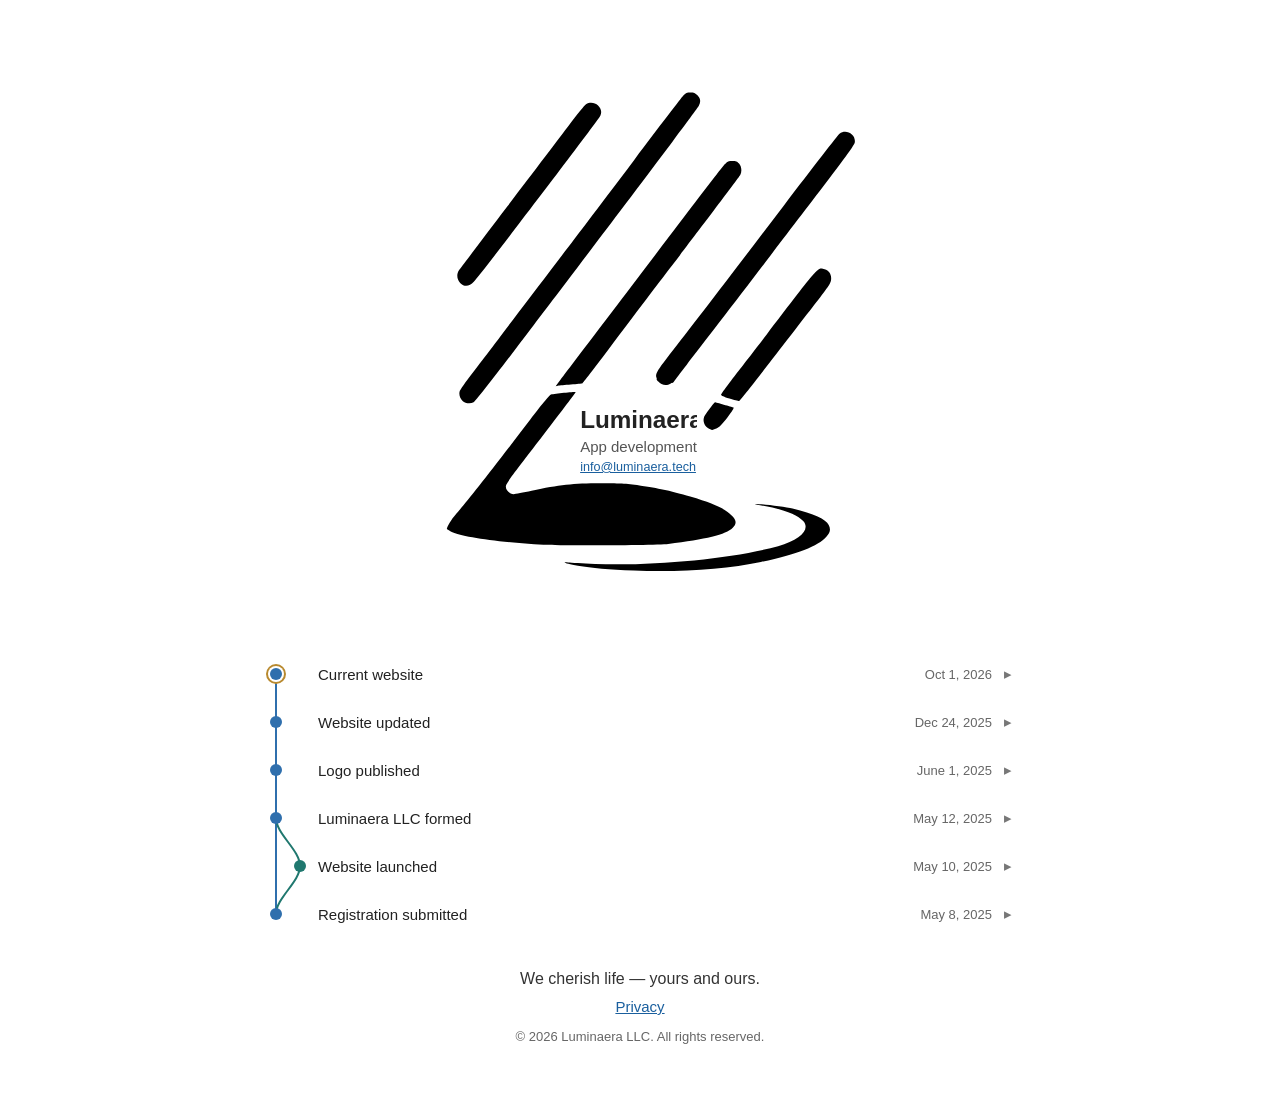
<file: index.html>
<!DOCTYPE html>
<html lang="en">
<head>
    <meta charset="UTF-8">
    <meta name="viewport" content="width=device-width, initial-scale=1.0">
    <meta name="color-scheme" content="light only">
    <title>Luminaera</title>
    <meta name="description" content="Luminaera LLC. App development.">
    <link rel="canonical" href="https://luminaera.tech/">
    <meta property="og:title" content="Luminaera">
    <meta property="og:description" content="Luminaera LLC. App development.">
    <meta property="og:type" content="website">
    <meta property="og:url" content="https://luminaera.tech/">
    <meta property="og:image" content="https://luminaera.tech/og.png">
    <meta property="og:image:width" content="1200">
    <meta property="og:image:height" content="630">
    <meta property="og:image:alt" content="Luminaera">
    <meta name="twitter:card" content="summary_large_image">
    <meta name="twitter:title" content="Luminaera">
    <meta name="twitter:description" content="Luminaera LLC. App development.">
    <meta name="twitter:image" content="https://luminaera.tech/og.png">
    <link rel="icon" type="image/x-icon" href="/favicon-32x32.ico" sizes="32x32">
    <link rel="apple-touch-icon" href="/favicon-128x128.ico" sizes="128x128">
    <style>
        body {
            font-family: Arial, sans-serif;
            background: #fff;
            color: #333;
            margin: 0;
            min-height: 100vh;
            overflow-x: hidden;
        }
        a { color: #1a5f9e; text-decoration: underline; }
        .stage { padding-top: 2vh; }
        .mark {
            position: relative;
            width: min(68vh, 92vw, 840px);
            margin: 0 auto;
        }
        .mark picture, .mark img { display: block; width: 100%; height: auto; }
        .card {
            position: absolute;
            z-index: 2;
            left: 39.22%;
            top: 62.5%;
            width: 20.16%;
            height: 13.12%;
            box-sizing: border-box;
            padding: 0 1%;
            display: flex;
            align-items: center;
            justify-content: center;
            text-align: center;
            overflow: hidden;
        }
        .card-fit { width: 100%; }
        .card h1, .phone h1 {
            margin: 0;
            font-weight: 600;
            line-height: 1.05;
            color: #222;
            white-space: nowrap;
        }
        .card h1 { font-size: 2.4vmin; }
        .line {
            margin: 0.35em 0 0;
            color: #555;
            line-height: 1.15;
            white-space: nowrap;
        }
        .card .line { font-size: 1.45vmin; }
        .email { margin: 0.4em 0 0; line-height: 1.15; white-space: nowrap; }
        .card .email { font-size: 1.25vmin; }
        .phone { display: none; }
        .history {
            position: relative;
            z-index: 2;
            max-width: 760px;
            margin: 12px auto 0;
            padding: 8px 16px 4px;
        }
        .graph {
            list-style: none;
            margin: 0;
            padding: 0;
        }
        .wires {
            position: absolute;
            left: 0;
            top: 0;
            pointer-events: none;
            overflow: visible;
        }
        .node { position: relative; }
        .dot {
            position: absolute;
            top: 18px;
            width: 12px;
            height: 12px;
            border-radius: 50%;
            background: #2f6fad;
            z-index: 1;
            pointer-events: none;
        }
        .node[data-lane="0"] .dot { left: 10px; }
        .node[data-lane="1"] .dot { left: 34px; background: #20786f; }
        .node[data-head] .dot {
            box-shadow: 0 0 0 2px #fff, 0 0 0 4px #b8892e;
        }
        .node button {
            position: relative;
            z-index: 0;
            display: flex;
            align-items: center;
            flex-wrap: wrap;
            gap: 8px 12px;
            width: 100%;
            min-height: 48px;
            margin: 0;
            padding: 8px 8px 8px 58px;
            border: 0;
            background: transparent;
            color: #222;
            font: inherit;
            font-size: 15px;
            text-align: left;
            cursor: pointer;
        }
        .node button:hover { background: rgba(0, 0, 0, 0.04); }
        .node button[aria-expanded="true"] { background: rgba(47, 111, 173, 0.10); }
        .node button[aria-expanded="true"]:hover { background: rgba(47, 111, 173, 0.14); }
        .node button:focus-visible { outline: 2px solid #2f6fad; outline-offset: -2px; }
        .subject { flex: 1 1 12em; min-width: 8em; }
        time { flex: 0 0 auto; color: #666; font-size: 13px; }
        .chev { flex: 0 0 auto; color: #777; }
        .fact {
            margin: 0 12px 10px 58px;
            color: #333;
            font-size: 14px;
            line-height: 1.5;
        }
        .fact[hidden] { display: none; }
        .site-foot {
            position: relative;
            z-index: 2;
            text-align: center;
            padding: 28px 20px 56px;
        }
        .manifesto { margin: 0; font-size: 16px; color: #333; }
        .manifesto a,
        .manifesto a:visited,
        .manifesto a:hover {
            color: inherit;
            text-decoration: none;
            cursor: auto;
        }
        .manifesto a:focus-visible { outline: 2px solid #2f6fad; outline-offset: 2px; }
        .foot-links { margin: 10px 0 0; font-size: 15px; }
        .legal { margin: 14px 0 0; color: #666; font-size: 13px; }
        @media (max-width: 760px) {
            .desk { display: none; }
            .phone {
                display: flex;
                align-items: center;
                gap: 16px;
                width: min(100% - 32px, 520px);
                margin: 28px auto 4px;
            }
            .phone > div { position: relative; z-index: 2; }
            .phone img { width: 88px; height: 88px; flex: none; }
            .phone h1 { font-size: 28px; }
            .phone .line { margin: 4px 0 0; font-size: 16px; }
            .phone .email { margin: 8px 0 0; font-size: 16px; }
        }
    </style>
</head>
<body>
    <main>
        <div class="stage">
            <div class="desk">
                <div class="mark">
                    <picture>
                        <source srcset="/logo.svg" type="image/svg+xml">
                        <img src="/logo.png" alt="">
                    </picture>
                    <div class="card">
                        <div class="card-fit">
                            <h1>Luminaera</h1>
                            <p class="line">App development.</p>
                            <p class="email"><a href="mailto:info@luminaera.tech">info@luminaera.tech</a></p>
                        </div>
                    </div>
                </div>
            </div>
            <div class="phone">
                <img src="/logo.svg" alt="">
                <div>
                    <h1>Luminaera</h1>
                    <p class="line">App development.</p>
                    <p class="email"><a href="mailto:info@luminaera.tech">info@luminaera.tech</a></p>
                </div>
            </div>
        </div>
        <section class="history" id="history">
            <svg class="wires" aria-hidden="true">
                <path class="spine" fill="none" stroke="#2f6fad" stroke-width="2"></path>
                <path class="branch" fill="none" stroke="#20786f" stroke-width="2"></path>
            </svg>
            <ol class="graph">
                <li class="node" data-lane="0" data-head="1">
                    <span class="dot" aria-hidden="true"></span>
                    <button type="button" aria-expanded="false">
                        <span class="subject">Current website</span>
                        <time datetime="2026-10-01">Oct 1, 2026</time>
                        <span class="chev" aria-hidden="true">▸</span>
                    </button>
                    <p class="fact" hidden>This is the current version of the website.</p>
                </li>
                <li class="node" data-lane="0">
                    <span class="dot" aria-hidden="true"></span>
                    <button type="button" aria-expanded="false">
                        <span class="subject">Website updated</span>
                        <time datetime="2025-12-24">Dec 24, 2025</time>
                        <span class="chev" aria-hidden="true">▸</span>
                    </button>
                    <p class="fact" hidden>The website was updated on this day. <a href="/his/v2-threadjumper/">View this version</a></p>
                </li>
                <li class="node" data-lane="0">
                    <span class="dot" aria-hidden="true"></span>
                    <button type="button" aria-expanded="false">
                        <span class="subject">Logo published</span>
                        <time datetime="2025-06-01">June 1, 2025</time>
                        <span class="chev" aria-hidden="true">▸</span>
                    </button>
                    <p class="fact" hidden>The company logo was finished, and the website was updated to show it. <a href="/his/v2-2025-06-01/">View this version</a></p>
                </li>
                <li class="node" data-lane="0">
                    <span class="dot" aria-hidden="true"></span>
                    <button type="button" aria-expanded="false">
                        <span class="subject">Luminaera LLC formed</span>
                        <time datetime="2025-05-12">May 12, 2025</time>
                        <span class="chev" aria-hidden="true">▸</span>
                    </button>
                    <p class="fact" hidden>Luminaera LLC was formed on this day. The filing is a public record of the Delaware Division of Corporations.</p>
                </li>
                <li class="node" data-lane="1">
                    <span class="dot" aria-hidden="true"></span>
                    <button type="button" aria-expanded="false">
                        <span class="subject">Website launched</span>
                        <time datetime="2025-05-10">May 10, 2025</time>
                        <span class="chev" aria-hidden="true">▸</span>
                    </button>
                    <p class="fact" hidden>The first public page of this site went up on this day, before Luminaera LLC was formed. <a href="/his/v1-2025-05-10/">View this version</a></p>
                </li>
                <li class="node" data-lane="0">
                    <span class="dot" aria-hidden="true"></span>
                    <button type="button" aria-expanded="false">
                        <span class="subject">Registration submitted</span>
                        <time datetime="2025-05-08">May 8, 2025</time>
                        <span class="chev" aria-hidden="true">▸</span>
                    </button>
                    <p class="fact" hidden>Registration of Luminaera LLC was submitted on this day.</p>
                </li>
            </ol>
        </section>
    </main>
    <footer class="site-foot">
        <p class="manifesto"><a href="https://arweave.net/hahqiveI9RMrunPis0SJxt_p_pBFIJkg4pY1DNapWUA/">We cherish life — yours and ours.</a></p>
        <p class="foot-links"><a href="/privacy.html">Privacy</a></p>
        <p class="legal">© 2026 Luminaera LLC. All rights reserved.</p>
    </footer>
    <script>
        (function fitCard() {
            var card = document.querySelector(".card");
            var fit = card.querySelector(".card-fit");
            var title = fit.querySelector("h1");
            var line = fit.querySelector(".line");
            var email = fit.querySelector(".email");
            function apply(size) {
                title.style.fontSize = size + "px";
                line.style.fontSize = (size * 0.62) + "px";
                email.style.fontSize = (size * 0.52) + "px";
            }
            function fits(size) {
                apply(size);
                return fit.offsetHeight <= card.clientHeight + 0.5
                    && fit.scrollWidth <= card.clientWidth + 0.5;
            }
            function run() {
                if (card.clientWidth < 8 || card.clientHeight < 8) return;
                var lo = 8;
                var hi = 72;
                var best = 8;
                while (hi - lo > 0.4) {
                    var mid = (lo + hi) / 2;
                    if (fits(mid)) { best = mid; lo = mid; }
                    else hi = mid;
                }
                apply(best);
            }
            window.addEventListener("resize", run);
            run();
        })();

        (function historyGraph() {
            var root = document.querySelector(".history");
            var svg = root.querySelector(".wires");
            var spine = svg.querySelector(".spine");
            var branch = svg.querySelector(".branch");
            var nodes = [].slice.call(root.querySelectorAll(".node"));
            function center(node) {
                var dot = node.querySelector(".dot");
                var rr = root.getBoundingClientRect();
                var dr = dot.getBoundingClientRect();
                return {
                    x: dr.left + dr.width / 2 - rr.left,
                    y: dr.top + dr.height / 2 - rr.top
                };
            }
            function seg(a, b) {
                return "M" + a.x.toFixed(1) + " " + a.y.toFixed(1) + "L" + b.x.toFixed(1) + " " + b.y.toFixed(1);
            }
            function fork(a, b) {
                var y1 = (a.y * 2 + b.y) / 3;
                var y2 = (a.y + b.y * 2) / 3;
                return "M" + a.x.toFixed(1) + " " + a.y.toFixed(1)
                    + "C" + a.x.toFixed(1) + " " + y1.toFixed(1)
                    + "," + b.x.toFixed(1) + " " + y2.toFixed(1)
                    + "," + b.x.toFixed(1) + " " + b.y.toFixed(1);
            }
            function draw() {
                var w = root.clientWidth;
                var h = root.clientHeight;
                svg.setAttribute("width", w);
                svg.setAttribute("height", h);
                svg.setAttribute("viewBox", "0 0 " + w + " " + h);
                var p = nodes.map(center);
                spine.setAttribute("d", seg(p[0], p[1]) + seg(p[1], p[2]) + seg(p[2], p[3]) + seg(p[3], p[5]));
                branch.setAttribute("d", fork(p[5], p[4]) + fork(p[4], p[3]));
            }
            root.querySelectorAll(".node button").forEach(function (button) {
                button.addEventListener("click", function () {
                    var fact = button.nextElementSibling;
                    var open = button.getAttribute("aria-expanded") === "true";
                    button.setAttribute("aria-expanded", open ? "false" : "true");
                    fact.hidden = open;
                    button.querySelector(".chev").textContent = open ? "▸" : "▾";
                    draw();
                });
            });
            window.addEventListener("resize", draw);
            draw();
        })();
    </script>
    <script src="/rain.js"></script>
    <!-- Cloudflare Web Analytics --><script defer src='https://static.cloudflareinsights.com/beacon.min.js' data-cf-beacon='{"token": "241bef231e1a4259b9d2c455c3a631e1"}'></script><!-- End Cloudflare Web Analytics -->
</body>
</html>
</file>
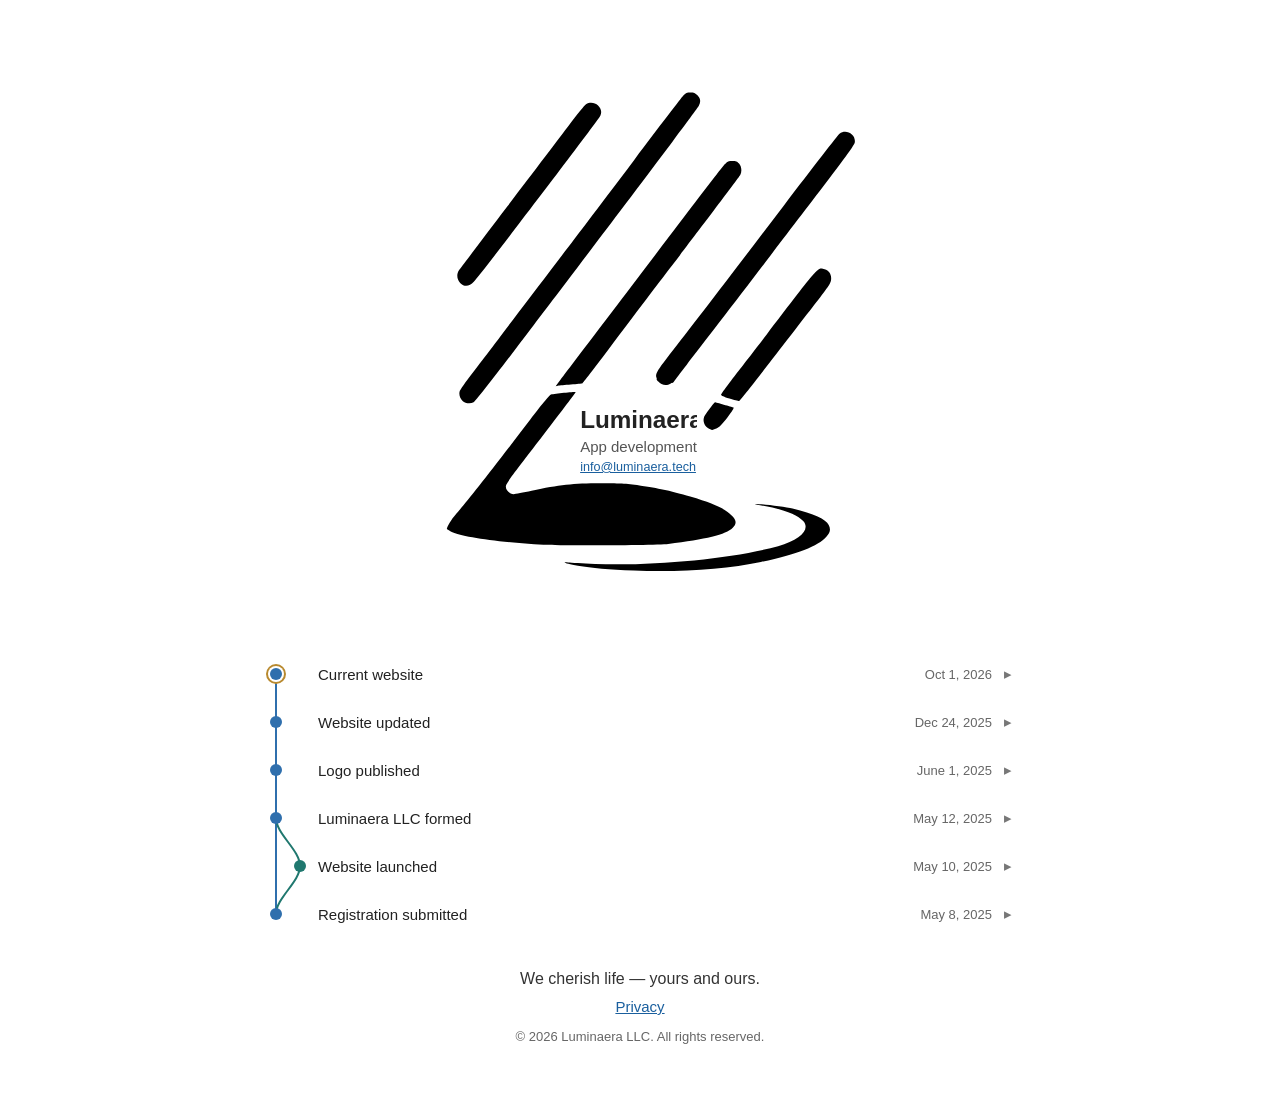
<file: about/index.html>
<!DOCTYPE html>
<html lang="en">
<head>
    <meta charset="UTF-8">
    <meta name="viewport" content="width=device-width, initial-scale=1.0">
    <meta http-equiv="refresh" content="0; url=/#history">
    <link rel="canonical" href="https://luminaera.tech/#history">
    <title>About — Luminaera</title>
    <link rel="icon" type="image/x-icon" href="/favicon-32x32.ico" sizes="32x32">
</head>
<body>
    <p><a href="/#history">Luminaera</a></p>
</body>
</html>
</file>
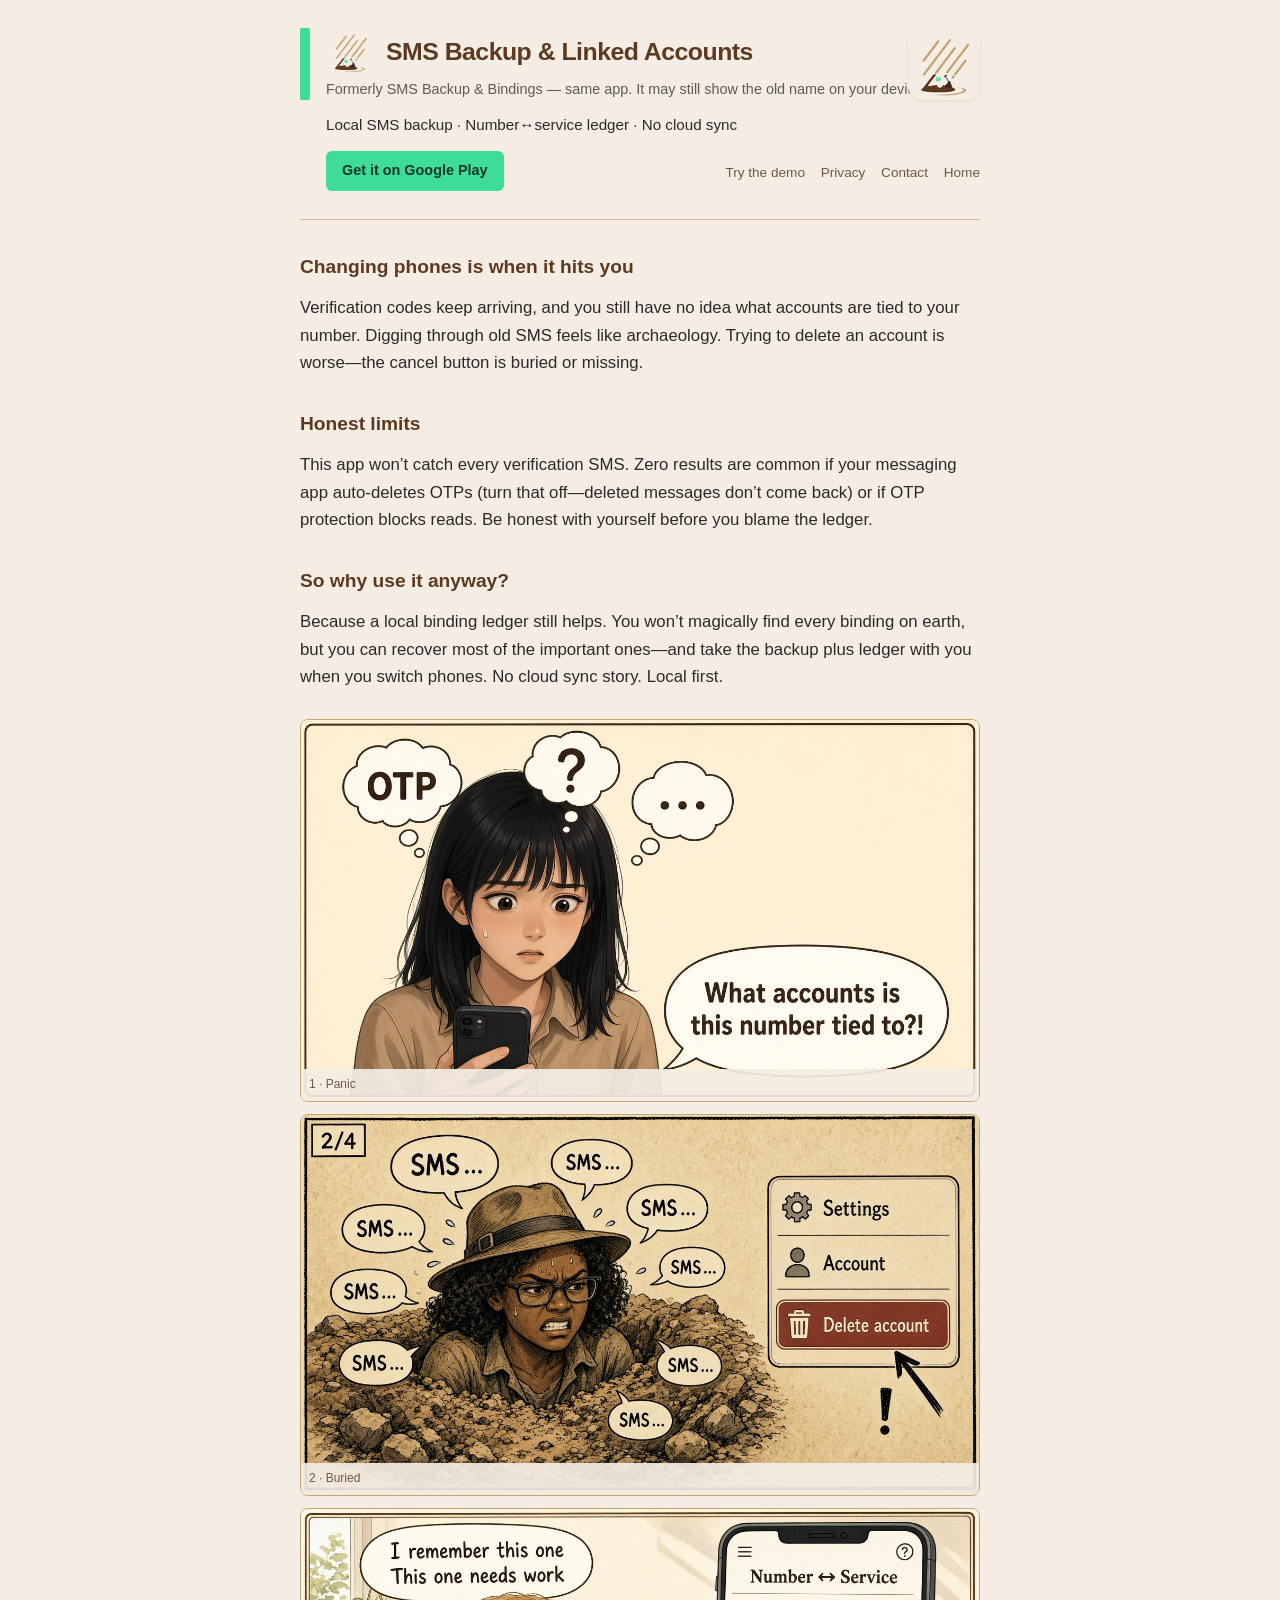
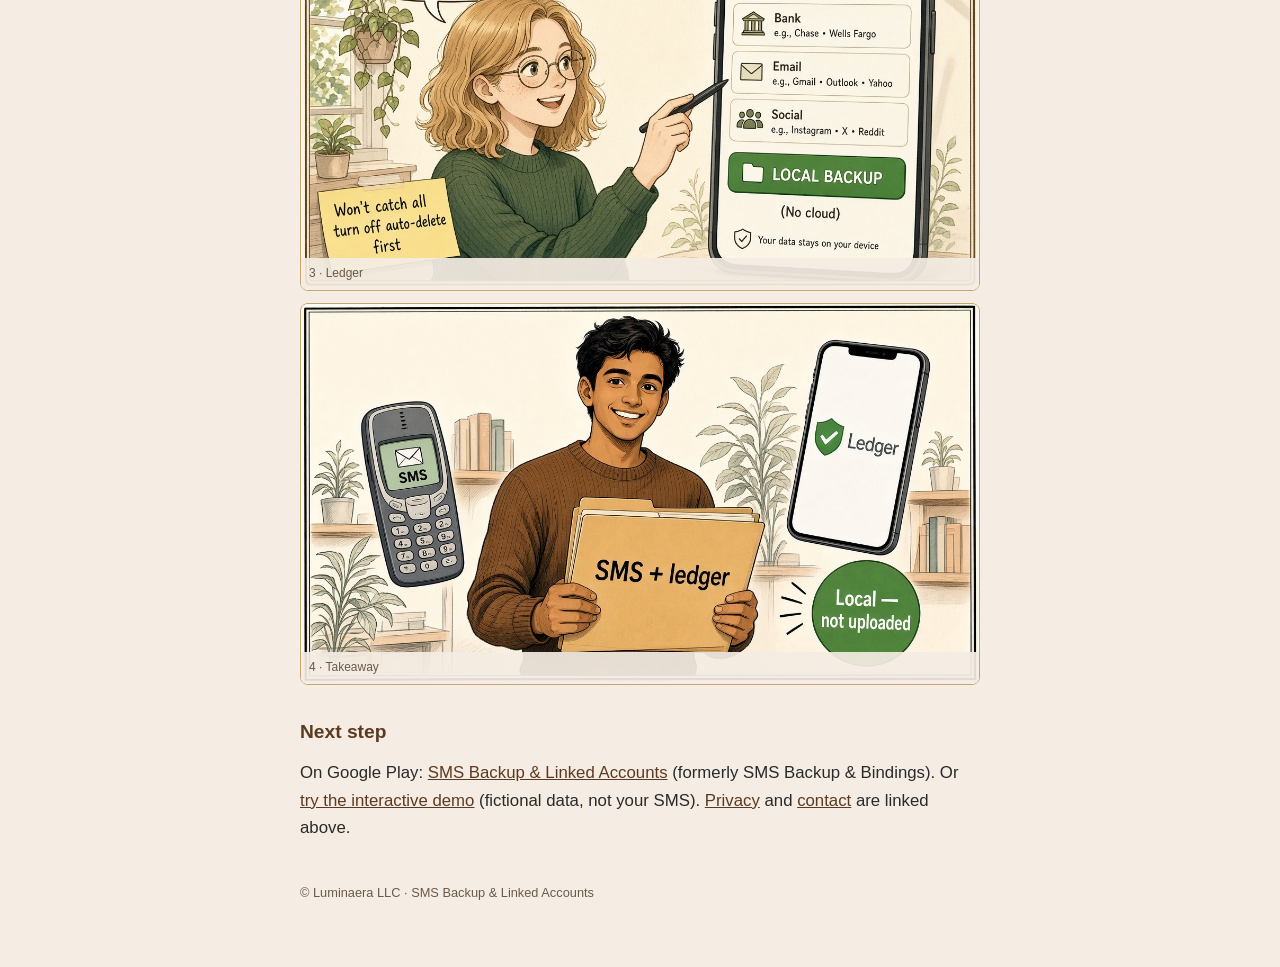
<file: sms-backup-bindings/index.html>
<!DOCTYPE html>
<html lang="en">
<head>
  <meta charset="UTF-8">
  <meta name="viewport" content="width=device-width, initial-scale=1.0">
  <meta name="description" content="SMS Backup & Linked Accounts (formerly SMS Backup & Bindings) — local SMS backup and number↔service ledger. No cloud sync.">
  <title>SMS Backup & Linked Accounts</title>
  <style>
    :root {
      --bg: #F5EDE3;
      --island: #5C3A21;
      --rain: #C4A574;
      --wave: #A67C52;
      --sms: #3DDC97;
      --ink: #2A2A2A;
      --muted: #6B5A4A;
    }
    * { box-sizing: border-box; }
    body {
      margin: 0;
      font-family: "Helvetica Neue", Arial, sans-serif;
      background: var(--bg);
      color: var(--ink);
      line-height: 1.65;
    }
    a { color: var(--island); }
    a:hover { color: var(--sms); }
    .wrap {
      position: relative;
      z-index: 2;
      max-width: 720px;
      margin: 0 auto;
      padding: 28px 20px 64px;
    }
    .top {
      display: flex;
      gap: 16px;
      align-items: flex-start;
      margin-bottom: 28px;
      position: relative;
    }
    .stripe {
      width: 10px;
      min-height: 72px;
      background: var(--sms);
      border-radius: 2px;
      flex-shrink: 0;
    }
    .brand-row {
      display: flex;
      gap: 12px;
      align-items: center;
      flex-wrap: wrap;
    }
    .icon {
      width: 48px;
      height: 48px;
      border-radius: 10px;
    }
    h1 {
      margin: 0;
      font-size: 1.55rem;
      font-weight: 700;
      color: var(--island);
      letter-spacing: -0.02em;
    }
    .value {
      margin: 10px 0 0;
      color: var(--ink);
      font-size: 0.95rem;
    }
    .cta-row {
      margin-top: 14px;
      display: flex;
      flex-wrap: wrap;
      gap: 10px;
      align-items: center;
    }
    .cta {
      display: inline-block;
      padding: 8px 16px;
      border-radius: 6px;
      background: var(--sms);
      color: #143528;
      font-weight: 600;
      font-size: 0.9rem;
      text-decoration: none;
    }
    .cta:hover { color: #0d2419; filter: brightness(0.97); }
    .nav-links {
      margin-left: auto;
      font-size: 0.85rem;
      color: var(--muted);
      text-align: right;
      padding-top: 4px;
    }
    .nav-links a {
      color: var(--muted);
      margin-left: 12px;
      text-decoration: none;
      border-bottom: 1px solid transparent;
    }
    .nav-links a:hover {
      color: var(--island);
      border-bottom-color: var(--rain);
    }
    .corner-icon {
      position: absolute;
      right: 0;
      top: 0;
      width: 72px;
      height: 72px;
      border-radius: 14px;
      display: block;
      box-shadow: 0 1px 3px rgba(92, 58, 33, 0.12);
    }
    hr.wave {
      border: 0;
      border-top: 1px solid var(--wave);
      opacity: 0.45;
      margin: 8px 0 28px;
    }
    article.story { font-size: 1.05rem; }
    article.story h2 {
      font-size: 1.2rem;
      color: var(--island);
      margin: 1.6em 0 0.6em;
    }
    article.story p { margin: 0 0 1em; }
    .comic {
      margin: 28px 0;
      display: grid;
      grid-template-columns: 1fr;
      gap: 12px;
    }
    .panel {
      position: relative;
      aspect-ratio: 16 / 9;
      background: #efe4d6;
      border: 1.5px solid var(--rain);
      border-radius: 8px;
      overflow: hidden;
      padding: 0;
      margin: 0;
    }
    .panel img {
      width: 100%;
      height: 100%;
      object-fit: cover;
      display: block;
    }
    .panel .cap {
      position: absolute;
      left: 0; right: 0; bottom: 0;
      padding: 6px 8px;
      font-size: 0.75rem;
      background: rgba(245,237,227,0.92);
      color: var(--muted);
    }
    footer {
      margin-top: 40px;
      font-size: 0.8rem;
      color: var(--muted);
    }
    @media (max-width: 520px) {
      .nav-links { margin-left: 0; text-align: left; width: 100%; margin-top: 8px; }
      .nav-links a { margin-left: 0; margin-right: 12px; }
    }
  </style>
  <style>.formerly{margin:.15rem 0 .35rem;font-size:.9rem;opacity:.75}</style>
</head>
<body>
  <div class="wrap">
    <header class="top">
      <div class="stripe" aria-hidden="true"></div>
      <div style="flex:1; min-width:0;">
        <div class="brand-row">
          <img class="icon" src="assets/icon.svg?v=crop1" alt="" width="48" height="48">
          <h1>SMS Backup &amp; Linked Accounts</h1>
        </div>
        <p class="formerly">Formerly SMS Backup &amp; Bindings — same app. It may still show the old name on your device.</p>
        <p class="value">Local SMS backup · Number↔service ledger · No cloud sync</p>
        <div class="cta-row">
          <a class="cta" href="https://play.google.com/store/apps/details?id=com.luminaera.phonebindtracker" target="_blank" rel="noopener">Get it on Google Play</a>
          <nav class="nav-links" aria-label="Page links">
            <a href="demo/">Try the demo</a>
            <a href="privacy.html">Privacy</a>
            <a href="mailto:info@luminaera.tech">Contact</a>
            <a href="../">Home</a>
          </nav>
        </div>
      </div>
      <img class="corner-icon" src="assets/app-icon-72.png?v=crop1" srcset="assets/app-icon-144.png?v=crop1 2x" width="72" height="72" alt="SMS Backup &amp; Linked Accounts">
    </header>

    <hr class="wave">

    <article class="story">
      <h2>Changing phones is when it hits you</h2>
      <p>Verification codes keep arriving, and you still have no idea what accounts are tied to your number. Digging through old SMS feels like archaeology. Trying to delete an account is worse—the cancel button is buried or missing.</p>

      <h2>Honest limits</h2>
      <p>This app won’t catch every verification SMS. Zero results are common if your messaging app auto-deletes OTPs (turn that off—deleted messages don’t come back) or if OTP protection blocks reads. Be honest with yourself before you blame the ledger.</p>

      <h2>So why use it anyway?</h2>
      <p>Because a local binding ledger still helps. You won’t magically find every binding on earth, but you can recover most of the important ones—and take the backup plus ledger with you when you switch phones. No cloud sync story. Local first.</p>

      <section class="comic" aria-label="Four-panel story">
        <figure class="panel">
          <img src="comic/01-panic.png?v=cast2" alt="1 · Panic" width="1280" height="720" loading="lazy">
          <figcaption class="cap">1 · Panic</figcaption>
        </figure>
        <figure class="panel">
          <img src="comic/02-buried.png?v=cast2" alt="2 · Buried" width="1280" height="720" loading="lazy">
          <figcaption class="cap">2 · Buried</figcaption>
        </figure>
        <figure class="panel">
          <img src="comic/03-ledger.png?v=cast2" alt="3 · Ledger" width="1280" height="720" loading="lazy">
          <figcaption class="cap">3 · Ledger</figcaption>
        </figure>
        <figure class="panel">
          <img src="comic/04-takeaway.png?v=cast2" alt="4 · Takeaway" width="1280" height="720" loading="lazy">
          <figcaption class="cap">4 · Takeaway</figcaption>
        </figure>
      </section>

      <h2>Next step</h2>
      <p>On Google Play: <a href="https://play.google.com/store/apps/details?id=com.luminaera.phonebindtracker" target="_blank" rel="noopener">SMS Backup &amp; Linked Accounts</a> (formerly SMS Backup &amp; Bindings). Or <a href="demo/">try the interactive demo</a> (fictional data, not your SMS). <a href="privacy.html">Privacy</a> and <a href="mailto:info@luminaera.tech">contact</a> are linked above.</p>
    </article>

    <footer>
      © Luminaera LLC · SMS Backup &amp; Linked Accounts
    </footer>
  </div>
  <script src="/rain.js"></script>
  <!-- Cloudflare Web Analytics --><script defer src='https://static.cloudflareinsights.com/beacon.min.js' data-cf-beacon='{"token": "241bef231e1a4259b9d2c455c3a631e1"}'></script><!-- End Cloudflare Web Analytics -->
</body>
</html>
</file>
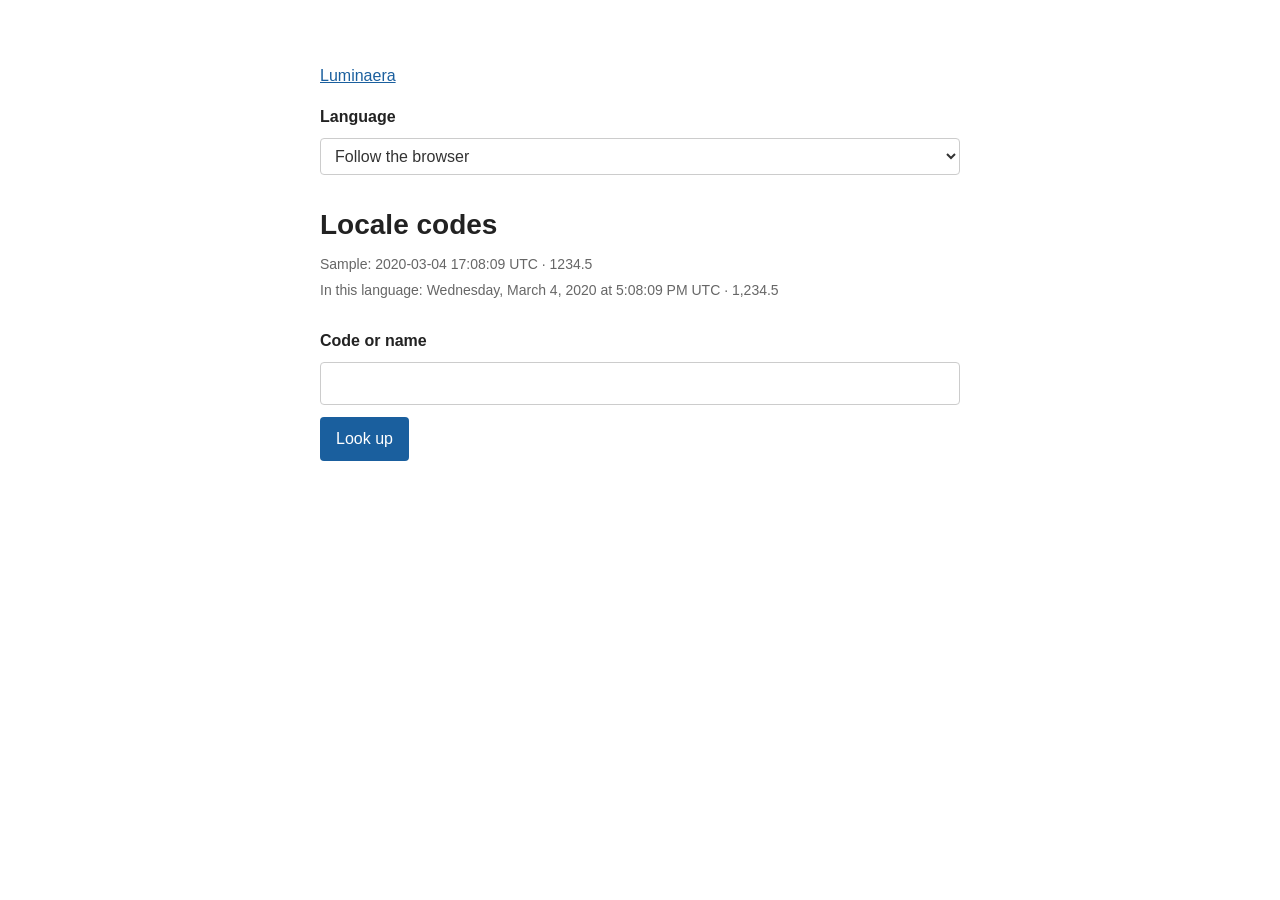
<file: apps/locale/index.html>
<!DOCTYPE html>
<html lang="en">
<head>
    <meta charset="UTF-8">
    <meta name="viewport" content="width=device-width, initial-scale=1.0">
    <meta name="color-scheme" content="light only">
    <title>Locale codes</title>
    <meta name="robots" content="noindex">
    <link rel="icon" type="image/x-icon" href="/favicon-32x32.ico" sizes="32x32">
    <link rel="apple-touch-icon" href="/favicon-128x128.ico" sizes="128x128">
    <style>
        body {
            font-family: Arial, sans-serif;
            background: #fff;
            color: #333;
            margin: 0;
            line-height: 1.55;
        }
        .wrap {
            max-width: 40rem;
            margin: 0 auto;
            padding: 48px 24px 72px;
        }
        h1 {
            margin: 28px 0 8px;
            font-size: 28px;
            font-weight: 600;
            color: #222;
        }
        a { color: #1a5f9e; text-decoration: underline; }
        .sample { color: #666; font-size: 14px; margin: 0; }
        #sample-line { margin: 0 0 4px; }
        #written-line { margin: 0 0 28px; }
        label {
            display: block;
            color: #222;
            font-weight: 600;
        }
        input, select {
            font: inherit;
            color: #333;
            background: #fff;
            width: 100%;
            box-sizing: border-box;
            margin: 8px 0 12px;
            padding: 8px 10px;
            border: 1px solid #ccc;
            border-radius: 4px;
        }
        select { margin-bottom: 0; cursor: pointer; }
        button {
            font: inherit;
            color: #fff;
            background: #1a5f9e;
            border: 0;
            border-radius: 4px;
            min-height: 44px;
            padding: 8px 16px;
            cursor: pointer;
        }
        button:focus-visible, input:focus-visible, select:focus-visible {
            outline: 2px solid #2f6fad;
            outline-offset: 2px;
        }
        #out { margin-top: 28px; }
        .card { margin: 0 0 28px; }
        .card h2 {
            margin: 0;
            font-size: 20px;
            font-weight: 600;
            color: #222;
        }
        dl { margin: 0; }
        dt {
            margin-top: 10px;
            color: #666;
            font-size: 13px;
        }
        dd { margin: 0; color: #222; }
        .miss { margin: 0; color: #333; }
        @media (max-width: 760px) {
            button { width: 100%; }
        }
    </style>
</head>
<body>
    <main class="wrap">
        <p><a href="/">Luminaera</a></p>
        <label for="ui" data-msg="uiLang">Language</label>
        <select id="ui"></select>
        <h1 data-msg="title">Locale codes</h1>
        <p class="sample" id="sample-line">Sample: 2020-03-04 17:08:09 UTC · 1234.5</p>
        <p class="sample" id="written-line"></p>
        <form id="lookup">
            <label for="q" data-msg="query">Code or name</label>
            <input id="q" name="q" autocomplete="off" spellcheck="false" dir="auto">
            <button type="submit" data-msg="submit">Look up</button>
        </form>
        <div id="out" aria-live="polite"></div>
    </main>
    <script>
        (function () {
            var SAMPLE = new Date(Date.UTC(2020, 2, 4, 17, 8, 9));
            var AMOUNT = 1234.5;
            var FIXED = "2020-03-04 17:08:09 UTC · 1234.5";
            var STORE = "apps.locale.ui";
            var CODES = [
                "ar", "ar-EG", "ar-SA", "bg", "ca", "cs", "cs-CZ", "da", "da-DK",
                "de", "de-AT", "de-CH", "de-DE", "el", "el-GR", "en", "en-AU",
                "en-CA", "en-GB", "en-IN", "en-US", "es", "es-ES", "es-MX", "et",
                "fi", "fi-FI", "fr", "fr-CA", "fr-FR", "he", "he-IL", "hi", "hi-IN",
                "hr", "hu", "hu-HU", "id", "id-ID", "it", "it-IT", "ja", "ja-JP",
                "ko", "ko-KR", "lt", "lv", "ms", "ms-MY", "nb", "nb-NO", "nl",
                "nl-BE", "nl-NL", "pl", "pl-PL", "pt", "pt-BR", "pt-PT", "ro",
                "ro-RO", "ru", "ru-RU", "sk", "sl", "sv", "sv-SE", "th", "th-TH",
                "tr", "tr-TR", "uk", "uk-UA", "vi", "vi-VN", "zh", "zh-Hans",
                "zh-Hant", "zh-CN", "zh-SG", "zh-TW", "zh-HK", "zh-MO"
            ];
            var PARENT = {
                "zh-HK": ["zh-Hant", "zh"],
                "zh-TW": ["zh-Hant", "zh"],
                "zh-MO": ["zh-Hant", "zh"],
                "zh-CN": ["zh-Hans", "zh"],
                "zh-SG": ["zh-Hans", "zh"]
            };
            var CURRENCY = {
                AE: "AED", AR: "ARS", AT: "EUR", AU: "AUD", BD: "BDT", BE: "EUR",
                BR: "BRL", CA: "CAD", CH: "CHF", CL: "CLP", CN: "CNY", CO: "COP",
                CZ: "CZK", DE: "EUR", DK: "DKK", EG: "EGP", ES: "EUR", FI: "EUR",
                FR: "EUR", GB: "GBP", GR: "EUR", HK: "HKD", HU: "HUF", ID: "IDR",
                IE: "EUR", IL: "ILS", IN: "INR", IT: "EUR", JP: "JPY", KE: "KES",
                KR: "KRW", MO: "MOP", MX: "MXN", MY: "MYR", NG: "NGN", NL: "EUR",
                NO: "NOK", NZ: "NZD", PH: "PHP", PK: "PKR", PL: "PLN", PT: "EUR",
                RO: "RON", RU: "RUB", SA: "SAR", SE: "SEK", SG: "SGD", TH: "THB",
                TR: "TRY", TW: "TWD", UA: "UAH", US: "USD", VN: "VND", ZA: "ZAR"
            };
            var MESSAGES = {
                en: {
                    title: "Locale codes",
                    sample: "Sample: {fixed}",
                    written: "In this language: {local}",
                    uiLang: "Language",
                    follow: "Follow the browser",
                    query: "Code or name",
                    submit: "Look up",
                    name: "Name in this language",
                    english: "English name",
                    native: "Native name",
                    parents: "Parents",
                    none: "None",
                    longDate: "Long date",
                    shortDate: "Short date",
                    longTime: "Long time",
                    currency: "Currency",
                    currencyCode: "Currency code",
                    currencySymbol: "Currency symbol",
                    amount: "Amount",
                    noCurrency: "No currency data.",
                    notRecognized: "Not recognized.",
                    noEntry: "No entry."
                },
                "zh-Hans": {
                    title: "区域性代码",
                    sample: "样例：{fixed}",
                    written: "用这个界面语言写成：{local}",
                    uiLang: "语言",
                    follow: "跟随浏览器",
                    query: "代码或名称",
                    submit: "查询",
                    name: "这个语言里的名称",
                    english: "英语名称",
                    native: "本地名称",
                    parents: "父区域",
                    none: "无",
                    longDate: "长日期",
                    shortDate: "短日期",
                    longTime: "长时间",
                    currency: "货币",
                    currencyCode: "货币代码",
                    currencySymbol: "货币符号",
                    amount: "金额",
                    noCurrency: "没有货币数据。",
                    notRecognized: "无法识别。",
                    noEntry: "没有这一条。"
                },
                "zh-Hant": {
                    title: "區域性代碼",
                    sample: "樣例：{fixed}",
                    written: "用這個介面語言寫成：{local}",
                    uiLang: "語言",
                    follow: "跟隨瀏覽器",
                    query: "代碼或名稱",
                    submit: "查詢",
                    name: "這個語言裡的名稱",
                    english: "英語名稱",
                    native: "本地名稱",
                    parents: "父區域",
                    none: "無",
                    longDate: "長日期",
                    shortDate: "短日期",
                    longTime: "長時間",
                    currency: "貨幣",
                    currencyCode: "貨幣代碼",
                    currencySymbol: "貨幣符號",
                    amount: "金額",
                    noCurrency: "沒有貨幣資料。",
                    notRecognized: "無法識別。",
                    noEntry: "沒有這一條。"
                },
                ja: {
                    title: "ロケールコード",
                    sample: "サンプル：{fixed}",
                    written: "この表示言語では：{local}",
                    uiLang: "言語",
                    follow: "ブラウザに合わせる",
                    query: "コードまたは名前",
                    submit: "調べる",
                    name: "この言語での名前",
                    english: "英語名",
                    native: "現地名",
                    parents: "親ロケール",
                    none: "なし",
                    longDate: "長い日付",
                    shortDate: "短い日付",
                    longTime: "長い時刻",
                    currency: "通貨",
                    currencyCode: "通貨コード",
                    currencySymbol: "通貨記号",
                    amount: "金額",
                    noCurrency: "通貨データはありません。",
                    notRecognized: "認識できません。",
                    noEntry: "該当なし。"
                },
                ko: {
                    title: "로케일 코드",
                    sample: "샘플: {fixed}",
                    written: "이 표시 언어로: {local}",
                    uiLang: "언어",
                    follow: "브라우저 따르기",
                    query: "코드 또는 이름",
                    submit: "찾기",
                    name: "이 언어의 이름",
                    english: "영어 이름",
                    native: "현지 이름",
                    parents: "상위 로케일",
                    none: "없음",
                    longDate: "긴 날짜",
                    shortDate: "짧은 날짜",
                    longTime: "긴 시간",
                    currency: "통화",
                    currencyCode: "통화 코드",
                    currencySymbol: "통화 기호",
                    amount: "금액",
                    noCurrency: "통화 데이터가 없습니다.",
                    notRecognized: "인식할 수 없습니다.",
                    noEntry: "해당 항목이 없습니다."
                },
                de: {
                    title: "Kulturcodes",
                    sample: "Beispiel: {fixed}",
                    written: "In dieser Sprache: {local}",
                    uiLang: "Sprache",
                    follow: "Dem Browser folgen",
                    query: "Code oder Name",
                    submit: "Nachschlagen",
                    name: "Name in dieser Sprache",
                    english: "Englischer Name",
                    native: "Eigenname",
                    parents: "Übergeordnet",
                    none: "Keine",
                    longDate: "Langes Datum",
                    shortDate: "Kurzes Datum",
                    longTime: "Lange Uhrzeit",
                    currency: "Währung",
                    currencyCode: "Währungscode",
                    currencySymbol: "Währungssymbol",
                    amount: "Betrag",
                    noCurrency: "Keine Währungsdaten.",
                    notRecognized: "Nicht erkannt.",
                    noEntry: "Kein Eintrag."
                },
                fr: {
                    title: "Codes de culture",
                    sample: "Exemple : {fixed}",
                    written: "Dans cette langue : {local}",
                    uiLang: "Langue",
                    follow: "Suivre le navigateur",
                    query: "Code ou nom",
                    submit: "Chercher",
                    name: "Nom dans cette langue",
                    english: "Nom anglais",
                    native: "Nom local",
                    parents: "Parents",
                    none: "Aucun",
                    longDate: "Date longue",
                    shortDate: "Date courte",
                    longTime: "Heure longue",
                    currency: "Devise",
                    currencyCode: "Code de devise",
                    currencySymbol: "Symbole monétaire",
                    amount: "Montant",
                    noCurrency: "Pas de données monétaires.",
                    notRecognized: "Non reconnu.",
                    noEntry: "Aucune entrée."
                },
                es: {
                    title: "Códigos de cultura",
                    sample: "Ejemplo: {fixed}",
                    written: "En este idioma: {local}",
                    uiLang: "Idioma",
                    follow: "Seguir el navegador",
                    query: "Código o nombre",
                    submit: "Consultar",
                    name: "Nombre en este idioma",
                    english: "Nombre en inglés",
                    native: "Nombre local",
                    parents: "Superiores",
                    none: "Ninguno",
                    longDate: "Fecha larga",
                    shortDate: "Fecha corta",
                    longTime: "Hora larga",
                    currency: "Moneda",
                    currencyCode: "Código de moneda",
                    currencySymbol: "Símbolo de moneda",
                    amount: "Importe",
                    noCurrency: "No hay datos de moneda.",
                    notRecognized: "No reconocido.",
                    noEntry: "No hay ninguna entrada."
                },
                pt: {
                    title: "Códigos de cultura",
                    sample: "Exemplo: {fixed}",
                    written: "Neste idioma: {local}",
                    uiLang: "Idioma",
                    follow: "Seguir o navegador",
                    query: "Código ou nome",
                    submit: "Consultar",
                    name: "Nome neste idioma",
                    english: "Nome em inglês",
                    native: "Nome local",
                    parents: "Superiores",
                    none: "Nenhum",
                    longDate: "Data longa",
                    shortDate: "Data curta",
                    longTime: "Hora longa",
                    currency: "Moeda",
                    currencyCode: "Código da moeda",
                    currencySymbol: "Símbolo da moeda",
                    amount: "Valor",
                    noCurrency: "Sem dados de moeda.",
                    notRecognized: "Não reconhecido.",
                    noEntry: "Nenhuma entrada."
                },
                it: {
                    title: "Codici di cultura",
                    sample: "Esempio: {fixed}",
                    written: "In questa lingua: {local}",
                    uiLang: "Lingua",
                    follow: "Segui il browser",
                    query: "Codice o nome",
                    submit: "Cerca",
                    name: "Nome in questa lingua",
                    english: "Nome inglese",
                    native: "Nome locale",
                    parents: "Locale padre",
                    none: "Nessuno",
                    longDate: "Data estesa",
                    shortDate: "Data breve",
                    longTime: "Ora estesa",
                    currency: "Valuta",
                    currencyCode: "Codice valuta",
                    currencySymbol: "Simbolo valuta",
                    amount: "Importo",
                    noCurrency: "Nessun dato sulla valuta.",
                    notRecognized: "Non riconosciuto.",
                    noEntry: "Nessuna voce."
                },
                ru: {
                    title: "Коды культур",
                    sample: "Образец: {fixed}",
                    written: "На этом языке: {local}",
                    uiLang: "Язык",
                    follow: "Как в браузере",
                    query: "Код или название",
                    submit: "Найти",
                    name: "Название на этом языке",
                    english: "Английское название",
                    native: "Местное название",
                    parents: "Родительские",
                    none: "Нет",
                    longDate: "Длинная дата",
                    shortDate: "Короткая дата",
                    longTime: "Длинное время",
                    currency: "Валюта",
                    currencyCode: "Код валюты",
                    currencySymbol: "Символ валюты",
                    amount: "Сумма",
                    noCurrency: "Нет данных о валюте.",
                    notRecognized: "Не распознано.",
                    noEntry: "Нет такой записи."
                },
                ar: {
                    title: "رموز الثقافة",
                    sample: "العينة: {fixed}",
                    written: "بهذه اللغة: {local}",
                    uiLang: "اللغة",
                    follow: "اتباع المتصفح",
                    query: "الرمز أو الاسم",
                    submit: "بحث",
                    name: "الاسم بهذه اللغة",
                    english: "الاسم بالإنجليزية",
                    native: "الاسم المحلي",
                    parents: "الأسلاف",
                    none: "لا يوجد",
                    longDate: "التاريخ الطويل",
                    shortDate: "التاريخ القصير",
                    longTime: "الوقت الطويل",
                    currency: "العملة",
                    currencyCode: "رمز العملة",
                    currencySymbol: "علامة العملة",
                    amount: "المبلغ",
                    noCurrency: "لا توجد بيانات للعملة.",
                    notRecognized: "غير معروف.",
                    noEntry: "لا يوجد إدخال."
                },
                he: {
                    title: "קודי תרבות",
                    sample: "דוגמה: {fixed}",
                    written: "בשפה זו: {local}",
                    uiLang: "שפה",
                    follow: "לפי הדפדפן",
                    query: "קוד או שם",
                    submit: "חיפוש",
                    name: "השם בשפה זו",
                    english: "שם באנגלית",
                    native: "שם מקומי",
                    parents: "הורים",
                    none: "אין",
                    longDate: "תאריך ארוך",
                    shortDate: "תאריך קצר",
                    longTime: "שעה ארוכה",
                    currency: "מטבע",
                    currencyCode: "קוד מטבע",
                    currencySymbol: "סמל מטבע",
                    amount: "סכום",
                    noCurrency: "אין נתוני מטבע.",
                    notRecognized: "לא מזוהה.",
                    noEntry: "אין רשומה."
                },
                hi: {
                    title: "लोकेल कोड",
                    sample: "नमूना: {fixed}",
                    written: "इस भाषा में: {local}",
                    uiLang: "भाषा",
                    follow: "ब्राउज़र का अनुसरण करें",
                    query: "कोड या नाम",
                    submit: "खोजें",
                    name: "इस भाषा में नाम",
                    english: "अंग्रेज़ी नाम",
                    native: "स्थानीय नाम",
                    parents: "उच्चतर",
                    none: "कोई नहीं",
                    longDate: "लंबी तिथि",
                    shortDate: "छोटी तिथि",
                    longTime: "लंबा समय",
                    currency: "मुद्रा",
                    currencyCode: "मुद्रा कोड",
                    currencySymbol: "मुद्रा चिह्न",
                    amount: "राशि",
                    noCurrency: "मुद्रा डेटा नहीं है।",
                    notRecognized: "पहचाना नहीं गया।",
                    noEntry: "कोई प्रविष्टि नहीं।"
                },
                th: {
                    title: "รหัสโลแคล",
                    sample: "ตัวอย่าง: {fixed}",
                    written: "ในภาษานี้: {local}",
                    uiLang: "ภาษา",
                    follow: "ตามเบราว์เซอร์",
                    query: "รหัสหรือชื่อ",
                    submit: "ค้นหา",
                    name: "ชื่อในภาษานี้",
                    english: "ชื่อภาษาอังกฤษ",
                    native: "ชื่อท้องถิ่น",
                    parents: "ระดับบน",
                    none: "ไม่มี",
                    longDate: "วันที่แบบยาว",
                    shortDate: "วันที่แบบสั้น",
                    longTime: "เวลาแบบยาว",
                    currency: "สกุลเงิน",
                    currencyCode: "รหัสสกุลเงิน",
                    currencySymbol: "สัญลักษณ์สกุลเงิน",
                    amount: "จำนวนเงิน",
                    noCurrency: "ไม่มีข้อมูลสกุลเงิน",
                    notRecognized: "ไม่รู้จัก",
                    noEntry: "ไม่มีรายการนี้"
                },
                vi: {
                    title: "Mã văn hóa",
                    sample: "Mẫu: {fixed}",
                    written: "Trong ngôn ngữ này: {local}",
                    uiLang: "Ngôn ngữ",
                    follow: "Theo trình duyệt",
                    query: "Mã hoặc tên",
                    submit: "Tra cứu",
                    name: "Tên trong ngôn ngữ này",
                    english: "Tên tiếng Anh",
                    native: "Tên địa phương",
                    parents: "Miền cha",
                    none: "Không có",
                    longDate: "Ngày dài",
                    shortDate: "Ngày ngắn",
                    longTime: "Giờ dài",
                    currency: "Tiền tệ",
                    currencyCode: "Mã tiền tệ",
                    currencySymbol: "Ký hiệu tiền tệ",
                    amount: "Số tiền",
                    noCurrency: "Không có dữ liệu tiền tệ.",
                    notRecognized: "Không nhận ra.",
                    noEntry: "Không có mục này."
                },
                id: {
                    title: "Kode lokal",
                    sample: "Contoh: {fixed}",
                    written: "Dalam bahasa ini: {local}",
                    uiLang: "Bahasa",
                    follow: "Ikuti peramban",
                    query: "Kode atau nama",
                    submit: "Cari",
                    name: "Nama dalam bahasa ini",
                    english: "Nama bahasa Inggris",
                    native: "Nama lokal",
                    parents: "Induk",
                    none: "Tidak ada",
                    longDate: "Tanggal panjang",
                    shortDate: "Tanggal pendek",
                    longTime: "Waktu panjang",
                    currency: "Mata uang",
                    currencyCode: "Kode mata uang",
                    currencySymbol: "Simbol mata uang",
                    amount: "Jumlah",
                    noCurrency: "Tidak ada data mata uang.",
                    notRecognized: "Tidak dikenali.",
                    noEntry: "Tidak ada entri."
                },
                ms: {
                    title: "Kod tempatan",
                    sample: "Contoh: {fixed}",
                    written: "Dalam bahasa ini: {local}",
                    uiLang: "Bahasa",
                    follow: "Ikut pelayar",
                    query: "Kod atau nama",
                    submit: "Cari",
                    name: "Nama dalam bahasa ini",
                    english: "Nama bahasa Inggeris",
                    native: "Nama tempatan",
                    parents: "Induk",
                    none: "Tiada",
                    longDate: "Tarikh panjang",
                    shortDate: "Tarikh pendek",
                    longTime: "Masa panjang",
                    currency: "Mata wang",
                    currencyCode: "Kod mata wang",
                    currencySymbol: "Simbol mata wang",
                    amount: "Jumlah",
                    noCurrency: "Tiada data mata wang.",
                    notRecognized: "Tidak dikenali.",
                    noEntry: "Tiada entri."
                },
                nl: {
                    title: "Cultuurcodes",
                    sample: "Voorbeeld: {fixed}",
                    written: "In deze taal: {local}",
                    uiLang: "Taal",
                    follow: "De browser volgen",
                    query: "Code of naam",
                    submit: "Opzoeken",
                    name: "Naam in deze taal",
                    english: "Engelse naam",
                    native: "Eigen naam",
                    parents: "Bovenliggend",
                    none: "Geen",
                    longDate: "Lange datum",
                    shortDate: "Korte datum",
                    longTime: "Lange tijd",
                    currency: "Valuta",
                    currencyCode: "Valutacode",
                    currencySymbol: "Valutasymbool",
                    amount: "Bedrag",
                    noCurrency: "Geen valutagegevens.",
                    notRecognized: "Niet herkend.",
                    noEntry: "Geen vermelding."
                },
                pl: {
                    title: "Kody kultur",
                    sample: "Próbka: {fixed}",
                    written: "W tym języku: {local}",
                    uiLang: "Język",
                    follow: "Zgodnie z przeglądarką",
                    query: "Kod lub nazwa",
                    submit: "Szukaj",
                    name: "Nazwa w tym języku",
                    english: "Nazwa angielska",
                    native: "Nazwa lokalna",
                    parents: "Nadrzędne",
                    none: "Brak",
                    longDate: "Długa data",
                    shortDate: "Krótka data",
                    longTime: "Długi czas",
                    currency: "Waluta",
                    currencyCode: "Kod waluty",
                    currencySymbol: "Symbol waluty",
                    amount: "Kwota",
                    noCurrency: "Brak danych waluty.",
                    notRecognized: "Nie rozpoznano.",
                    noEntry: "Brak wpisu."
                },
                tr: {
                    title: "Kültür kodları",
                    sample: "Örnek: {fixed}",
                    written: "Bu dilde: {local}",
                    uiLang: "Dil",
                    follow: "Tarayıcıyı izle",
                    query: "Kod veya ad",
                    submit: "Ara",
                    name: "Bu dildeki ad",
                    english: "İngilizce ad",
                    native: "Yerel ad",
                    parents: "Üst kültürler",
                    none: "Yok",
                    longDate: "Uzun tarih",
                    shortDate: "Kısa tarih",
                    longTime: "Uzun saat",
                    currency: "Para birimi",
                    currencyCode: "Para birimi kodu",
                    currencySymbol: "Para birimi simgesi",
                    amount: "Tutar",
                    noCurrency: "Para birimi verisi yok.",
                    notRecognized: "Tanınmadı.",
                    noEntry: "Kayıt yok."
                },
                uk: {
                    title: "Коди культур",
                    sample: "Зразок: {fixed}",
                    written: "Цією мовою: {local}",
                    uiLang: "Мова",
                    follow: "Як у браузері",
                    query: "Код або назва",
                    submit: "Знайти",
                    name: "Назва цією мовою",
                    english: "Англійська назва",
                    native: "Місцева назва",
                    parents: "Батьківські",
                    none: "Немає",
                    longDate: "Довга дата",
                    shortDate: "Коротка дата",
                    longTime: "Довгий час",
                    currency: "Валюта",
                    currencyCode: "Код валюти",
                    currencySymbol: "Символ валюти",
                    amount: "Сума",
                    noCurrency: "Немає даних про валюту.",
                    notRecognized: "Не розпізнано.",
                    noEntry: "Немає запису."
                },
                sv: {
                    title: "Kulturkoder",
                    sample: "Exempel: {fixed}",
                    written: "På det här språket: {local}",
                    uiLang: "Språk",
                    follow: "Följ webbläsaren",
                    query: "Kod eller namn",
                    submit: "Slå upp",
                    name: "Namn på det här språket",
                    english: "Engelskt namn",
                    native: "Lokalt namn",
                    parents: "Överordnade",
                    none: "Inget",
                    longDate: "Långt datum",
                    shortDate: "Kort datum",
                    longTime: "Lång tid",
                    currency: "Valuta",
                    currencyCode: "Valutakod",
                    currencySymbol: "Valutasymbol",
                    amount: "Belopp",
                    noCurrency: "Inga valutadata.",
                    notRecognized: "Känns inte igen.",
                    noEntry: "Ingen post."
                },
                da: {
                    title: "Kulturkoder",
                    sample: "Eksempel: {fixed}",
                    written: "På dette sprog: {local}",
                    uiLang: "Sprog",
                    follow: "Følg browseren",
                    query: "Kode eller navn",
                    submit: "Slå op",
                    name: "Navn på dette sprog",
                    english: "Engelsk navn",
                    native: "Lokalt navn",
                    parents: "Overordnede",
                    none: "Ingen",
                    longDate: "Lang dato",
                    shortDate: "Kort dato",
                    longTime: "Langt klokkeslæt",
                    currency: "Valuta",
                    currencyCode: "Valutakode",
                    currencySymbol: "Valutasymbol",
                    amount: "Beløb",
                    noCurrency: "Ingen valutadata.",
                    notRecognized: "Ikke genkendt.",
                    noEntry: "Ingen post."
                },
                nb: {
                    title: "Kulturkoder",
                    sample: "Eksempel: {fixed}",
                    written: "På dette språket: {local}",
                    uiLang: "Språk",
                    follow: "Følg nettleseren",
                    query: "Kode eller navn",
                    submit: "Slå opp",
                    name: "Navn på dette språket",
                    english: "Engelsk navn",
                    native: "Lokalt navn",
                    parents: "Overordnede",
                    none: "Ingen",
                    longDate: "Lang dato",
                    shortDate: "Kort dato",
                    longTime: "Langt klokkeslett",
                    currency: "Valuta",
                    currencyCode: "Valutakode",
                    currencySymbol: "Valutasymbol",
                    amount: "Beløp",
                    noCurrency: "Ingen valutadata.",
                    notRecognized: "Ikke gjenkjent.",
                    noEntry: "Ingen oppføring."
                },
                fi: {
                    title: "Kulttuurikoodit",
                    sample: "Näyte: {fixed}",
                    written: "Tällä kielellä: {local}",
                    uiLang: "Kieli",
                    follow: "Seuraa selainta",
                    query: "Koodi tai nimi",
                    submit: "Hae",
                    name: "Nimi tällä kielellä",
                    english: "Englanninkielinen nimi",
                    native: "Paikallinen nimi",
                    parents: "Yläkulttuurit",
                    none: "Ei ole",
                    longDate: "Pitkä päivämäärä",
                    shortDate: "Lyhyt päivämäärä",
                    longTime: "Pitkä kellonaika",
                    currency: "Valuutta",
                    currencyCode: "Valuuttakoodi",
                    currencySymbol: "Valuuttasymboli",
                    amount: "Summa",
                    noCurrency: "Ei valuuttatietoja.",
                    notRecognized: "Ei tunnistettu.",
                    noEntry: "Ei hakutulosta."
                },
                cs: {
                    title: "Kódy kultur",
                    sample: "Ukázka: {fixed}",
                    written: "V tomto jazyce: {local}",
                    uiLang: "Jazyk",
                    follow: "Podle prohlížeče",
                    query: "Kód nebo název",
                    submit: "Vyhledat",
                    name: "Název v tomto jazyce",
                    english: "Anglický název",
                    native: "Místní název",
                    parents: "Nadřazené",
                    none: "Žádné",
                    longDate: "Dlouhé datum",
                    shortDate: "Krátké datum",
                    longTime: "Dlouhý čas",
                    currency: "Měna",
                    currencyCode: "Kód měny",
                    currencySymbol: "Symbol měny",
                    amount: "Částka",
                    noCurrency: "Žádná data o měně.",
                    notRecognized: "Nerozpoznáno.",
                    noEntry: "Žádná položka."
                },
                sk: {
                    title: "Kódy kultúr",
                    sample: "Ukážka: {fixed}",
                    written: "V tomto jazyku: {local}",
                    uiLang: "Jazyk",
                    follow: "Podľa prehliadača",
                    query: "Kód alebo názov",
                    submit: "Vyhľadať",
                    name: "Názov v tomto jazyku",
                    english: "Anglický názov",
                    native: "Miestny názov",
                    parents: "Nadradené",
                    none: "Žiadne",
                    longDate: "Dlhý dátum",
                    shortDate: "Krátky dátum",
                    longTime: "Dlhý čas",
                    currency: "Mena",
                    currencyCode: "Kód meny",
                    currencySymbol: "Symbol meny",
                    amount: "Suma",
                    noCurrency: "Žiadne údaje o mene.",
                    notRecognized: "Nerozpoznané.",
                    noEntry: "Žiadna položka."
                },
                hu: {
                    title: "Kultúrakódok",
                    sample: "Minta: {fixed}",
                    written: "Ezen a nyelven: {local}",
                    uiLang: "Nyelv",
                    follow: "A böngésző szerint",
                    query: "Kód vagy név",
                    submit: "Keresés",
                    name: "Név ezen a nyelven",
                    english: "Angol név",
                    native: "Helyi név",
                    parents: "Fölérendelt",
                    none: "Nincs",
                    longDate: "Hosszú dátum",
                    shortDate: "Rövid dátum",
                    longTime: "Hosszú idő",
                    currency: "Pénznem",
                    currencyCode: "Pénznemkód",
                    currencySymbol: "Pénznemjel",
                    amount: "Összeg",
                    noCurrency: "Nincs pénznemadat.",
                    notRecognized: "Nem ismerhető fel.",
                    noEntry: "Nincs találat."
                },
                ro: {
                    title: "Coduri de cultură",
                    sample: "Exemplu: {fixed}",
                    written: "În această limbă: {local}",
                    uiLang: "Limbă",
                    follow: "Urmează browserul",
                    query: "Cod sau nume",
                    submit: "Caută",
                    name: "Numele în această limbă",
                    english: "Numele în engleză",
                    native: "Numele local",
                    parents: "Părinte",
                    none: "Niciunul",
                    longDate: "Dată lungă",
                    shortDate: "Dată scurtă",
                    longTime: "Oră lungă",
                    currency: "Monedă",
                    currencyCode: "Cod monedă",
                    currencySymbol: "Simbol monedă",
                    amount: "Sumă",
                    noCurrency: "Nu există date despre monedă.",
                    notRecognized: "Nu este recunoscut.",
                    noEntry: "Nicio intrare."
                },
                el: {
                    title: "Κωδικοί πολιτισμού",
                    sample: "Δείγμα: {fixed}",
                    written: "Σε αυτή τη γλώσσα: {local}",
                    uiLang: "Γλώσσα",
                    follow: "Ακολουθήστε το πρόγραμμα περιήγησης",
                    query: "Κωδικός ή όνομα",
                    submit: "Αναζήτηση",
                    name: "Όνομα σε αυτή τη γλώσσα",
                    english: "Αγγλικό όνομα",
                    native: "Τοπικό όνομα",
                    parents: "Γονικές",
                    none: "Κανένα",
                    longDate: "Πλήρης ημερομηνία",
                    shortDate: "Σύντομη ημερομηνία",
                    longTime: "Πλήρης ώρα",
                    currency: "Νόμισμα",
                    currencyCode: "Κωδικός νομίσματος",
                    currencySymbol: "Σύμβολο νομίσματος",
                    amount: "Ποσό",
                    noCurrency: "Δεν υπάρχουν δεδομένα νομίσματος.",
                    notRecognized: "Δεν αναγνωρίζεται.",
                    noEntry: "Δεν υπάρχει καταχώριση."
                },
                bg: {
                    title: "Кодове на култура",
                    sample: "Образец: {fixed}",
                    written: "На този език: {local}",
                    uiLang: "Език",
                    follow: "Следвай браузъра",
                    query: "Код или име",
                    submit: "Търсене",
                    name: "Име на този език",
                    english: "Име на английски",
                    native: "Местно име",
                    parents: "Родителски",
                    none: "Няма",
                    longDate: "Дълга дата",
                    shortDate: "Кратка дата",
                    longTime: "Дълго време",
                    currency: "Валута",
                    currencyCode: "Код на валута",
                    currencySymbol: "Символ на валута",
                    amount: "Сума",
                    noCurrency: "Няма данни за валута.",
                    notRecognized: "Не е разпознато.",
                    noEntry: "Няма запис."
                },
                hr: {
                    title: "Kodovi kulture",
                    sample: "Uzorak: {fixed}",
                    written: "Na ovom jeziku: {local}",
                    uiLang: "Jezik",
                    follow: "Slijedi preglednik",
                    query: "Kod ili naziv",
                    submit: "Potraži",
                    name: "Naziv na ovom jeziku",
                    english: "Engleski naziv",
                    native: "Lokalni naziv",
                    parents: "Nadređeni",
                    none: "Nema",
                    longDate: "Dugi datum",
                    shortDate: "Kratki datum",
                    longTime: "Dugo vrijeme",
                    currency: "Valuta",
                    currencyCode: "Kod valute",
                    currencySymbol: "Simbol valute",
                    amount: "Iznos",
                    noCurrency: "Nema podataka o valuti.",
                    notRecognized: "Nije prepoznato.",
                    noEntry: "Nema unosa."
                },
                sl: {
                    title: "Kode kultur",
                    sample: "Vzorec: {fixed}",
                    written: "V tem jeziku: {local}",
                    uiLang: "Jezik",
                    follow: "Sledi brskalniku",
                    query: "Koda ali ime",
                    submit: "Poišči",
                    name: "Ime v tem jeziku",
                    english: "Angleško ime",
                    native: "Lokalno ime",
                    parents: "Nadrejene",
                    none: "Nobena",
                    longDate: "Dolgi datum",
                    shortDate: "Kratki datum",
                    longTime: "Dolgi čas",
                    currency: "Valuta",
                    currencyCode: "Koda valute",
                    currencySymbol: "Simbol valute",
                    amount: "Znesek",
                    noCurrency: "Ni podatkov o valuti.",
                    notRecognized: "Ni prepoznano.",
                    noEntry: "Ni vnosa."
                },
                lt: {
                    title: "Kultūros kodai",
                    sample: "Pavyzdys: {fixed}",
                    written: "Šia kalba: {local}",
                    uiLang: "Kalba",
                    follow: "Pagal naršyklę",
                    query: "Kodas arba pavadinimas",
                    submit: "Ieškoti",
                    name: "Pavadinimas šia kalba",
                    english: "Angliškas pavadinimas",
                    native: "Vietinis pavadinimas",
                    parents: "Pirminės",
                    none: "Nėra",
                    longDate: "Ilga data",
                    shortDate: "Trumpa data",
                    longTime: "Ilgas laikas",
                    currency: "Valiuta",
                    currencyCode: "Valiutos kodas",
                    currencySymbol: "Valiutos simbolis",
                    amount: "Suma",
                    noCurrency: "Nėra valiutos duomenų.",
                    notRecognized: "Neatpažinta.",
                    noEntry: "Nėra įrašo."
                },
                lv: {
                    title: "Kultūras kodi",
                    sample: "Paraugs: {fixed}",
                    written: "Šajā valodā: {local}",
                    uiLang: "Valoda",
                    follow: "Sekot pārlūkam",
                    query: "Kods vai nosaukums",
                    submit: "Meklēt",
                    name: "Nosaukums šajā valodā",
                    english: "Nosaukums angļu valodā",
                    native: "Vietējais nosaukums",
                    parents: "Vecāki",
                    none: "Nav",
                    longDate: "Garais datums",
                    shortDate: "Īsais datums",
                    longTime: "Garais laiks",
                    currency: "Valūta",
                    currencyCode: "Valūtas kods",
                    currencySymbol: "Valūtas simbols",
                    amount: "Summa",
                    noCurrency: "Nav valūtas datu.",
                    notRecognized: "Nav atpazīts.",
                    noEntry: "Nav ieraksta."
                },
                et: {
                    title: "Kultuurikoodid",
                    sample: "Näidis: {fixed}",
                    written: "Selles keeles: {local}",
                    uiLang: "Keel",
                    follow: "Järgi brauserit",
                    query: "Kood või nimi",
                    submit: "Otsi",
                    name: "Nimi selles keeles",
                    english: "Ingliskeelne nimi",
                    native: "Kohalik nimi",
                    parents: "Ülemad",
                    none: "Puudub",
                    longDate: "Pikk kuupäev",
                    shortDate: "Lühike kuupäev",
                    longTime: "Pikk kellaaeg",
                    currency: "Valuuta",
                    currencyCode: "Valuutakood",
                    currencySymbol: "Valuutasümbol",
                    amount: "Summa",
                    noCurrency: "Valuutaandmed puuduvad.",
                    notRecognized: "Ei tuvastatud.",
                    noEntry: "Kirjet pole."
                },
                ca: {
                    title: "Codis de cultura",
                    sample: "Exemple: {fixed}",
                    written: "En aquesta llengua: {local}",
                    uiLang: "Llengua",
                    follow: "Segueix el navegador",
                    query: "Codi o nom",
                    submit: "Cerca",
                    name: "Nom en aquesta llengua",
                    english: "Nom en anglès",
                    native: "Nom local",
                    parents: "Superiors",
                    none: "Cap",
                    longDate: "Data llarga",
                    shortDate: "Data curta",
                    longTime: "Hora llarga",
                    currency: "Moneda",
                    currencyCode: "Codi de moneda",
                    currencySymbol: "Símbol de moneda",
                    amount: "Import",
                    noCurrency: "No hi ha dades de moneda.",
                    notRecognized: "No reconegut.",
                    noEntry: "Cap entrada."
                }
            };

            Object.keys(MESSAGES).forEach(function (id) {
                if (id === "en") return;
                Object.keys(MESSAGES.en).forEach(function (key) {
                    if (MESSAGES[id][key] == null) MESSAGES[id][key] = MESSAGES.en[key];
                });
            });

            function recognize(tag) {
                var loc;
                try { loc = new Intl.Locale(tag); }
                catch (e) { return null; }
                var base = loc.baseName;
                if (!Intl.DateTimeFormat.supportedLocalesOf([base]).length) return null;
                var resolved = new Intl.DateTimeFormat(base, { timeZone: "UTC" }).resolvedOptions().locale;
                var got;
                try { got = new Intl.Locale(resolved); }
                catch (e) { return null; }
                if (got.language !== loc.language) return null;
                if (loc.region && got.region !== loc.region) return null;
                if (loc.script && got.script && got.script !== loc.script) return null;
                return loc;
            }

            function parentsOf(base) {
                if (PARENT[base]) return PARENT[base].slice();
                var parts = base.split("-");
                var chain = [];
                while (parts.length > 1) {
                    parts.pop();
                    chain.push(parts.join("-"));
                }
                return chain;
            }

            function displayName(locale, of) {
                return new Intl.DisplayNames([locale], {
                    type: "language",
                    languageDisplay: "standard"
                }).of(of);
            }

            function safeName(locale, of) {
                try { return displayName(locale, of); }
                catch (e) { return of; }
            }

            function packFor(tag) {
                var loc;
                try { loc = new Intl.Locale(tag); }
                catch (e) { return "en"; }
                if (loc.language === "zh") {
                    var script = loc.script || "";
                    var region = loc.region || "";
                    if (script === "Hant" || region === "TW" || region === "HK" || region === "MO") return "zh-Hant";
                    if (parentsOf(loc.baseName).indexOf("zh-Hant") !== -1) return "zh-Hant";
                    return "zh-Hans";
                }
                return MESSAGES[loc.language] ? loc.language : "en";
            }

            function textDir(tag) {
                try {
                    var loc = new Intl.Locale(tag);
                    var info = null;
                    if (typeof loc.getTextInfo === "function") info = loc.getTextInfo();
                    else if (loc.textInfo) info = loc.textInfo;
                    if (info && (info.direction === "rtl" || info.direction === "ltr")) return info.direction;
                } catch (e) { /* use the short list below */ }
                var lang = String(tag || "").split("-")[0].toLowerCase();
                if (lang === "ar" || lang === "he" || lang === "fa" || lang === "ur" || lang === "yi" || lang === "dv" || lang === "ps") return "rtl";
                return "ltr";
            }

            var AVAILABLE = [];
            var TABLE = [];
            CODES.forEach(function (code) {
                var loc = recognize(code);
                if (!loc) return;
                var base = loc.baseName;
                if (AVAILABLE.indexOf(base) === -1) AVAILABLE.push(base);
                TABLE.push({
                    code: base,
                    english: safeName("en", base),
                    native: safeName(base, base)
                });
            });

            var uiTag = "en";
            var pref = "";
            var nameCacheTag = "";
            var nameCache = null;
            var lastQuery = "";

            function t(key, vars) {
                var pack = MESSAGES[packFor(uiTag)] || MESSAGES.en;
                var text = pack[key];
                if (text == null) text = MESSAGES.en[key];
                if (text == null) text = key;
                if (vars) {
                    Object.keys(vars).forEach(function (name) {
                        text = text.split("{" + name + "}").join(String(vars[name]));
                    });
                }
                return text;
            }

            function fold(value) {
                return String(value || "").normalize("NFD").replace(/\p{M}/gu, "").toLocaleLowerCase("en");
            }

            function asCode(input) {
                if (/^[A-Za-z]{2,3}$/.test(input)) return input;
                if (/^[A-Za-z]{2,3}(-[A-Za-z0-9]{2,8})+$/.test(input)) return input;
                if (/[_-]/.test(input) && /^[A-Za-z0-9_-]+$/.test(input)) return input;
                return null;
            }

            function extraNameLocales(tag) {
                var list = [tag];
                var pack = packFor(tag);
                if (list.indexOf(pack) === -1 && recognize(pack)) list.push(pack);
                if (pack === "zh-Hans" || pack === "zh-Hant") {
                    if (list.indexOf("zh-Hans") === -1) list.push("zh-Hans");
                    if (list.indexOf("zh-Hant") === -1) list.push("zh-Hant");
                }
                return list;
            }

            function namesForUi() {
                if (nameCacheTag === uiTag && nameCache) return nameCache;
                var locales = extraNameLocales(uiTag);
                nameCache = {};
                TABLE.forEach(function (row) {
                    var names = [];
                    locales.forEach(function (locale) {
                        var name = safeName(locale, row.code);
                        if (name && names.indexOf(name) === -1) names.push(name);
                    });
                    nameCache[row.code] = names;
                });
                nameCacheTag = uiTag;
                return nameCache;
            }

            function rankName(name, query) {
                if (!name) return 0;
                var folded = fold(name);
                if (!folded) return 0;
                if (folded === query) return 3;
                if (folded.indexOf(query) === 0) return 2;
                if (folded.indexOf(query) > 0) return 1;
                return 0;
            }

            function searchNames(input) {
                var query = fold(input);
                var exact = [];
                var prefix = [];
                var contains = [];
                var extras = namesForUi();
                TABLE.forEach(function (row) {
                    var fields = [row.english, row.native].concat(extras[row.code] || []);
                    var rank = 0;
                    fields.forEach(function (field) {
                        var next = rankName(field, query);
                        if (next > rank) rank = next;
                    });
                    if (rank === 3) exact.push(row.code);
                    else if (rank === 2) prefix.push(row.code);
                    else if (rank === 1) contains.push(row.code);
                });
                return exact.concat(prefix, contains);
            }

            function currencyOf(loc) {
                if (!loc.region || !CURRENCY[loc.region]) return null;
                var iso = CURRENCY[loc.region];
                var fmt = new Intl.NumberFormat(loc.baseName, { style: "currency", currency: iso });
                var symbol = "";
                fmt.formatToParts(AMOUNT).forEach(function (part) {
                    if (part.type === "currency") symbol += part.value;
                });
                return { iso: iso, symbol: symbol, amount: fmt.format(AMOUNT) };
            }

            function datesOf(base) {
                return {
                    longDate: new Intl.DateTimeFormat(base, { dateStyle: "full", timeZone: "UTC" }).format(SAMPLE),
                    shortDate: new Intl.DateTimeFormat(base, { dateStyle: "short", timeZone: "UTC" }).format(SAMPLE),
                    longTime: new Intl.DateTimeFormat(base, { timeStyle: "long", timeZone: "UTC" }).format(SAMPLE)
                };
            }

            function localSample(tag) {
                var when;
                try {
                    when = new Intl.DateTimeFormat(tag, {
                        dateStyle: "full",
                        timeStyle: "long",
                        timeZone: "UTC"
                    }).format(SAMPLE);
                } catch (e) {
                    var day = new Intl.DateTimeFormat(tag, { dateStyle: "full", timeZone: "UTC" }).format(SAMPLE);
                    var clock = new Intl.DateTimeFormat(tag, { timeStyle: "long", timeZone: "UTC" }).format(SAMPLE);
                    when = day + " " + clock;
                }
                return when + " · " + new Intl.NumberFormat(tag).format(AMOUNT);
            }

            function el(tag, className, text) {
                var node = document.createElement(tag);
                if (className) node.className = className;
                if (text != null) node.textContent = text;
                return node;
            }

            function addRow(dl, label, value, ltr) {
                dl.appendChild(el("dt", "", label));
                var dd = el("dd");
                var island = el("bdi", "", value);
                if (ltr) island.dir = "ltr";
                dd.appendChild(island);
                dl.appendChild(dd);
            }

            function card(base) {
                var loc = recognize(base);
                var article = el("article", "card");
                var heading = el("h2");
                heading.appendChild(el("bdi", "", loc ? loc.baseName : base));
                heading.firstChild.dir = "ltr";
                article.appendChild(heading);
                if (!loc) {
                    article.appendChild(el("p", "miss", t("notRecognized")));
                    return article;
                }
                var chain = parentsOf(loc.baseName);
                var dates = datesOf(loc.baseName);
                var money = currencyOf(loc);
                var english = safeName("en", loc.baseName);
                var native = safeName(loc.baseName, loc.baseName);
                var inUi = safeName(uiTag, loc.baseName);
                var dl = el("dl");
                if (inUi && inUi !== english && inUi !== native) addRow(dl, t("name"), inUi, false);
                addRow(dl, t("english"), english, false);
                addRow(dl, t("native"), native, false);
                addRow(dl, t("parents"), chain.length ? chain.join(" → ") : t("none"), !!chain.length);
                addRow(dl, t("longDate"), dates.longDate, false);
                addRow(dl, t("shortDate"), dates.shortDate, false);
                addRow(dl, t("longTime"), dates.longTime, false);
                if (money) {
                    addRow(dl, t("currencyCode"), money.iso, true);
                    addRow(dl, t("currencySymbol"), money.symbol, false);
                    addRow(dl, t("amount"), money.amount, false);
                } else {
                    addRow(dl, t("currency"), t("noCurrency"), false);
                }
                article.appendChild(dl);
                return article;
            }

            var out = document.getElementById("out");
            var sampleLine = document.getElementById("sample-line");
            var writtenLine = document.getElementById("written-line");
            var uiSelect = document.getElementById("ui");
            var followOpt = el("option", "", "");
            followOpt.value = "";
            uiSelect.appendChild(followOpt);
            AVAILABLE.forEach(function (code) {
                var opt = el("option");
                opt.value = code;
                var native = safeName(code, code);
                opt.textContent = native && native !== code ? native + " · " + code : code;
                uiSelect.appendChild(opt);
            });

            function showMiss(text) {
                out.textContent = "";
                out.appendChild(el("p", "miss", text));
            }

            function show(input) {
                var code = asCode(input);
                if (code) {
                    var loc = recognize(code);
                    out.textContent = "";
                    if (!loc) {
                        showMiss(t("notRecognized"));
                        return;
                    }
                    out.appendChild(card(loc.baseName));
                    return;
                }
                var hits = searchNames(input);
                out.textContent = "";
                if (!hits.length) {
                    showMiss(t("noEntry"));
                    return;
                }
                hits.forEach(function (hit) { out.appendChild(card(hit)); });
            }

            function setLine(node, key, token, value, dir) {
                node.textContent = "";
                var parts = t(key).split("{" + token + "}");
                node.appendChild(document.createTextNode(parts[0] || ""));
                var island = el("bdi", "", value);
                island.dir = dir;
                node.appendChild(island);
                if (parts.length > 1) node.appendChild(document.createTextNode(parts.slice(1).join("{" + token + "}")));
            }

            function applyChrome() {
                var root = document.documentElement;
                root.lang = uiTag;
                root.dir = textDir(uiTag);
                document.title = t("title");
                document.querySelectorAll("[data-msg]").forEach(function (node) {
                    node.textContent = t(node.getAttribute("data-msg"));
                });
                followOpt.textContent = t("follow");
                uiSelect.value = pref;
                setLine(sampleLine, "sample", "fixed", FIXED, "ltr");
                setLine(writtenLine, "written", "local", localSample(uiTag), "auto");
            }

            function canonAvailable(tag) {
                if (!tag) return "";
                var loc = recognize(tag);
                if (!loc) return "";
                return AVAILABLE.indexOf(loc.baseName) === -1 ? "" : loc.baseName;
            }

            function resolveBrowser() {
                var list = [];
                if (navigator.languages) {
                    for (var i = 0; i < navigator.languages.length; i++) list.push(navigator.languages[i]);
                }
                if (navigator.language) list.push(navigator.language);
                for (var j = 0; j < list.length; j++) {
                    var loc = recognize(list[j]);
                    if (loc) return loc.baseName;
                }
                return "en";
            }

            function readStored() {
                try { return localStorage.getItem(STORE); }
                catch (e) { return null; }
            }

            function writeStored(value) {
                try {
                    if (value) localStorage.setItem(STORE, value);
                    else localStorage.removeItem(STORE);
                } catch (e) { /* private mode */ }
            }

            function writeLangParam(tag) {
                try {
                    var url = new URL(location.href);
                    if (tag) url.searchParams.set("lang", tag);
                    else url.searchParams.delete("lang");
                    history.replaceState(null, "", url.pathname + url.search + url.hash);
                } catch (e) { /* leave the address */ }
            }

            function readLangParam() {
                try { return new URL(location.href).searchParams.get("lang"); }
                catch (e) { return null; }
            }

            var param = readLangParam();
            var fromUrl = param ? canonAvailable(param) : "";
            if (fromUrl) {
                pref = fromUrl;
                if (param !== fromUrl) writeLangParam(fromUrl);
            } else {
                if (param) writeLangParam("");
                var stored = readStored();
                var fromStore = stored ? canonAvailable(stored) : "";
                if (fromStore) pref = fromStore;
            }
            uiTag = pref || resolveBrowser();
            applyChrome();

            uiSelect.addEventListener("change", function () {
                var next = uiSelect.value ? canonAvailable(uiSelect.value) : "";
                if (uiSelect.value && !next) {
                    uiSelect.value = pref;
                    return;
                }
                pref = next;
                uiTag = pref || resolveBrowser();
                nameCache = null;
                nameCacheTag = "";
                writeStored(pref);
                writeLangParam(pref);
                applyChrome();
                if (lastQuery) show(lastQuery);
            });

            document.getElementById("lookup").addEventListener("submit", function (event) {
                event.preventDefault();
                var input = document.getElementById("q").value.trim();
                lastQuery = input;
                if (!input) {
                    out.textContent = "";
                    return;
                }
                show(input);
            });
        })();
    </script>
    <!-- Cloudflare Web Analytics --><script defer src='https://static.cloudflareinsights.com/beacon.min.js' data-cf-beacon='{"token": "241bef231e1a4259b9d2c455c3a631e1"}'></script><!-- End Cloudflare Web Analytics -->
</body>
</html>
</file>
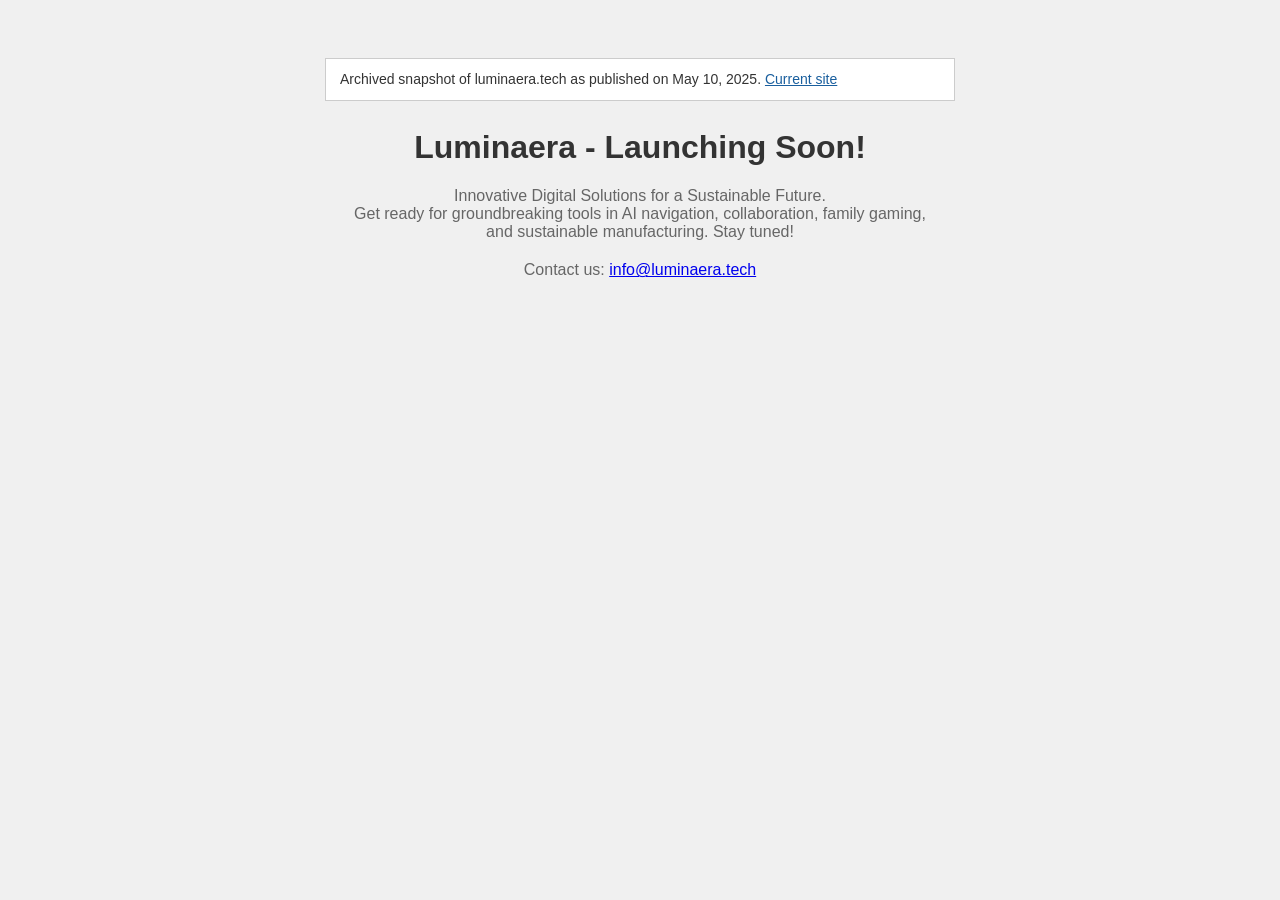
<file: his/v1-2025-05-10/index.html>
<!DOCTYPE html>
<html lang="en">
<head>
    <meta charset="UTF-8">
    <meta name="viewport" content="width=device-width, initial-scale=1.0">
    <title>Luminaera - Launching Soon!</title>
    <meta name="robots" content="noindex">
    <style>
        body {
            font-family: Arial, sans-serif;
            text-align: center;
            padding: 50px;
            background-color: #f0f0f0;
        }
        h1 {
            color: #333;
        }
        p {
            color: #666;
            max-width: 600px;
            margin: 0 auto;
        }
        #countdown {
            font-size: 24px;
            margin: 20px 0;
            color: #333;
        }
        .contact {
            margin-top: 20px;
        }
        .archive-note {
            max-width: 600px;
            margin: 0 auto 28px;
            padding: 10px 14px;
            border: 1px solid #ccc;
            background: #fff;
            color: #333;
            font-size: 14px;
            line-height: 1.5;
            text-align: left;
        }
        .archive-note a { color: #1a5f9e; text-decoration: underline; }
        .archive-note, h1, body > p, .contact { position: relative; z-index: 2; }
    </style>
</head>
<body>
    <p class="archive-note">Archived snapshot of luminaera.tech as published on May 10, 2025. <a href="/">Current site</a></p>
    <h1>Luminaera - Launching Soon!</h1>
    <p>Innovative Digital Solutions for a Sustainable Future.</p>
    <p>Get ready for groundbreaking tools in AI navigation, collaboration, family gaming, and sustainable manufacturing. Stay tuned!</p>
    <div class="contact">
        <p>Contact us: <a href="mailto:info@luminaera.tech">info@luminaera.tech</a></p>
    </div>
    <script src="/rain.js"></script>
    <!-- Cloudflare Web Analytics --><script defer src='https://static.cloudflareinsights.com/beacon.min.js' data-cf-beacon='{"token": "241bef231e1a4259b9d2c455c3a631e1"}'></script><!-- End Cloudflare Web Analytics -->
</body>
</html>
</file>
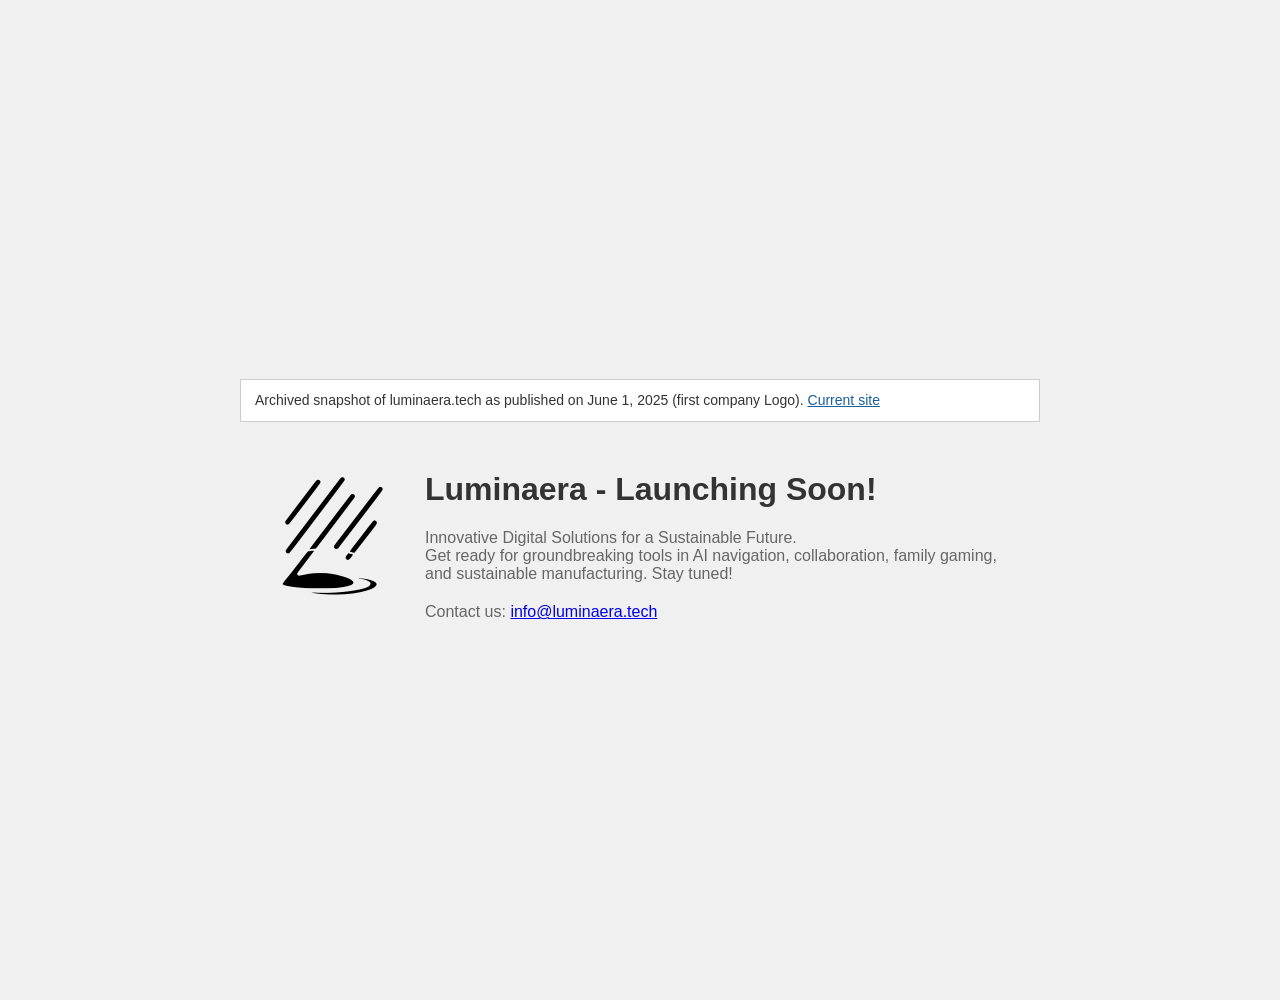
<file: his/v2-2025-06-01/index.html>
<!DOCTYPE html>
<html lang="en">
<head>
    <meta charset="UTF-8">
    <meta name="viewport" content="width=device-width, initial-scale=1.0">
    <title>Luminaera - Launching Soon!</title>
    <meta name="robots" content="noindex">
    <link rel="icon" type="image/x-icon" href="favicon-32x32.ico" sizes="32x32">
    <link rel="apple-touch-icon" href="favicon-128x128.ico" sizes="128x128">
    <style>
        body {
            font-family: Arial, sans-serif;
            text-align: center;
            padding: 50px;
            background-color: #f0f0f0;
            display: flex;
            flex-direction: column;
            align-items: center;
            justify-content: center;
            min-height: 100vh;
            margin: 0;
        }
        .container {
            display: flex;
            align-items: center;
            justify-content: center;
            max-width: 800px;
            width: 100%;
        }
        .logo {
            margin-right: 20px;
        }
        .content {
            text-align: left;
        }
        h1 {
            color: #333;
        }
        p {
            color: #666;
            max-width: 600px;
            margin: 0;
        }
        #countdown {
            font-size: 24px;
            margin: 10px 0;
            color: #333;
        }
        #current-time {
            font-size: 18px;
            color: #555;
            margin: 10px 0;
        }
        .contact {
            margin-top: 20px;
        }
        .archive-note {
            max-width: 800px;
            width: 100%;
            margin: 0 auto 28px;
            padding: 10px 14px;
            border: 1px solid #ccc;
            background: #fff;
            color: #333;
            font-size: 14px;
            line-height: 1.5;
            text-align: left;
            box-sizing: border-box;
        }
        .archive-note a { color: #1a5f9e; text-decoration: underline; }
        .archive-note, .container { position: relative; z-index: 2; }
    </style>
</head>
<body>
    <p class="archive-note">Archived snapshot of luminaera.tech as published on June 1, 2025 (first company Logo). <a href="/">Current site</a></p>
    <div class="container">
        <div class="logo">
            <img src="logo.png" alt="Luminaera Logo" width="150" height="150">
        </div>
        <div class="content">
            <h1>Luminaera - Launching Soon!</h1>
            <p>Innovative Digital Solutions for a Sustainable Future.</p>
            <p>Get ready for groundbreaking tools in AI navigation, collaboration, family gaming, and sustainable manufacturing. Stay tuned!</p>
            <div class="contact">
                <p>Contact us: <a href="mailto:info@luminaera.tech">info@luminaera.tech</a></p>
            </div>
        </div>
    </div>

    <script src="/rain.js"></script>
    <!-- Cloudflare Web Analytics --><script defer src='https://static.cloudflareinsights.com/beacon.min.js' data-cf-beacon='{"token": "241bef231e1a4259b9d2c455c3a631e1"}'></script><!-- End Cloudflare Web Analytics -->
</body>
</html>
</file>
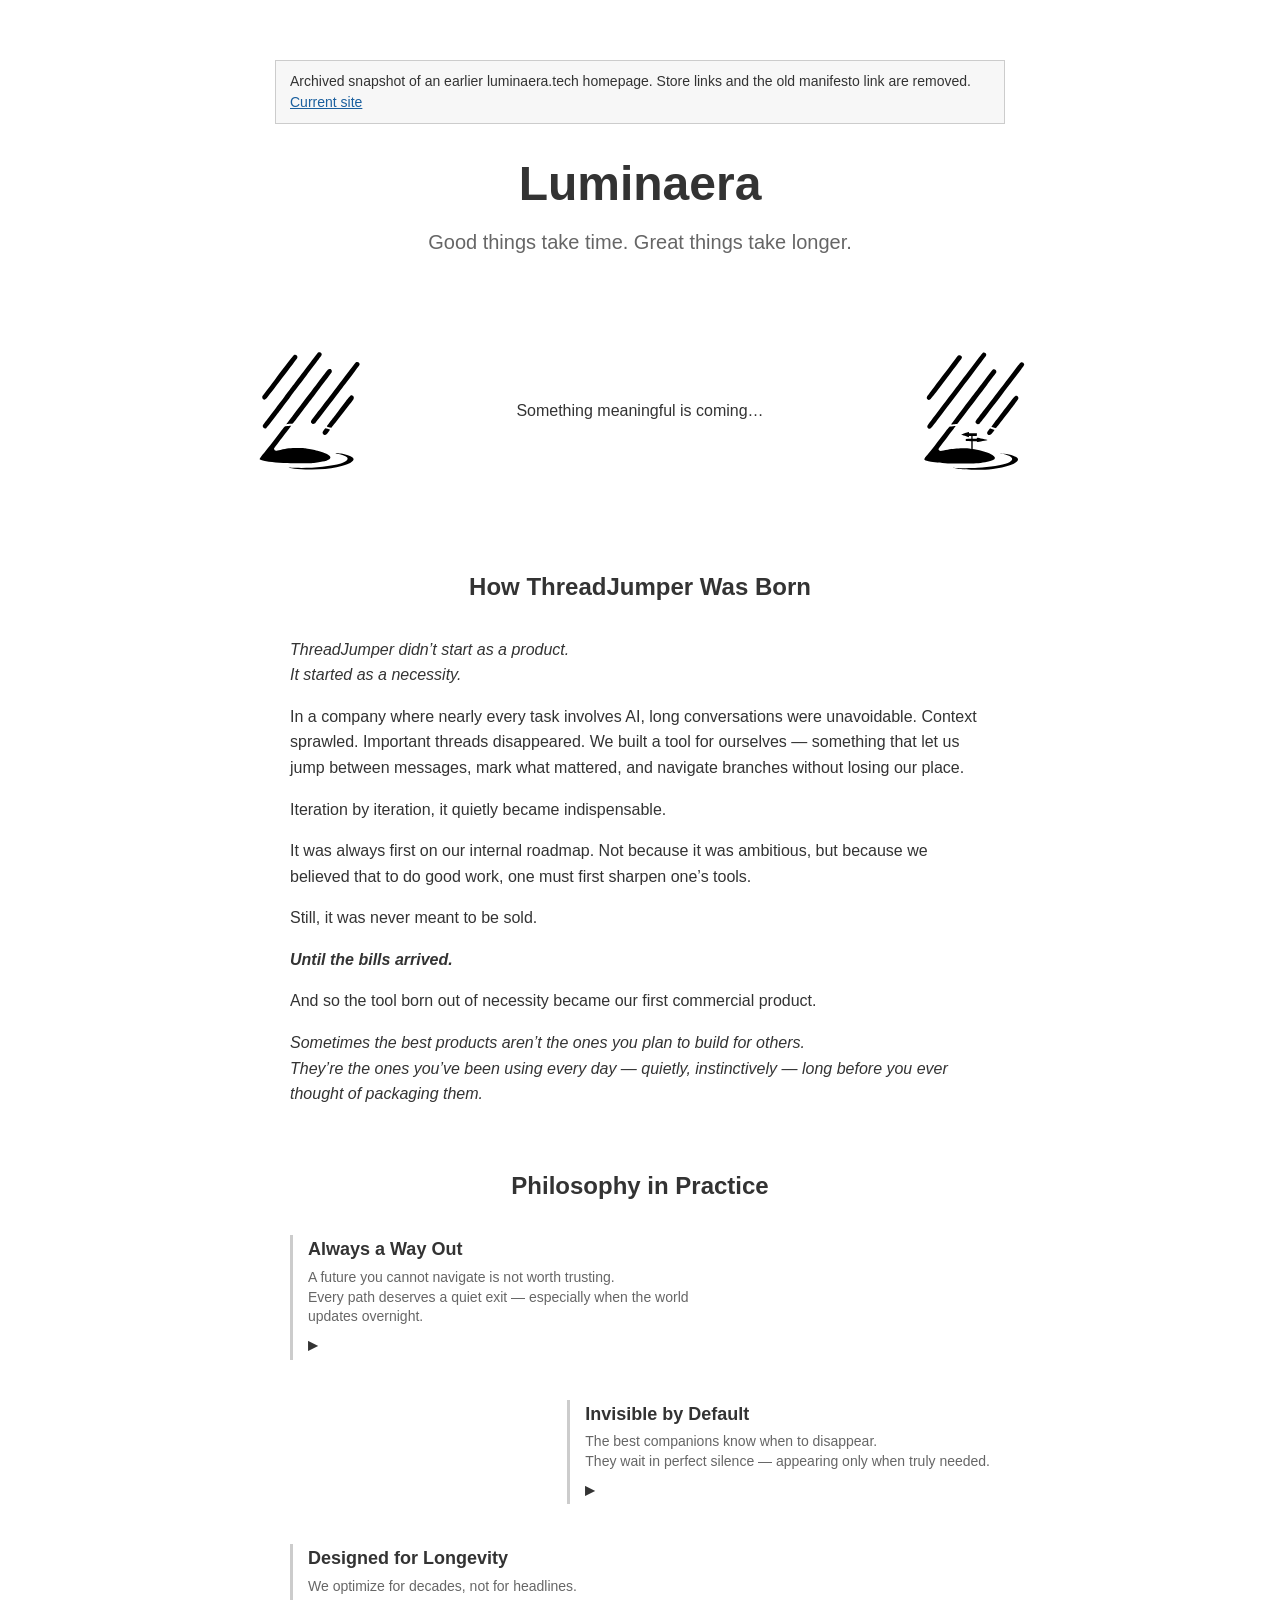
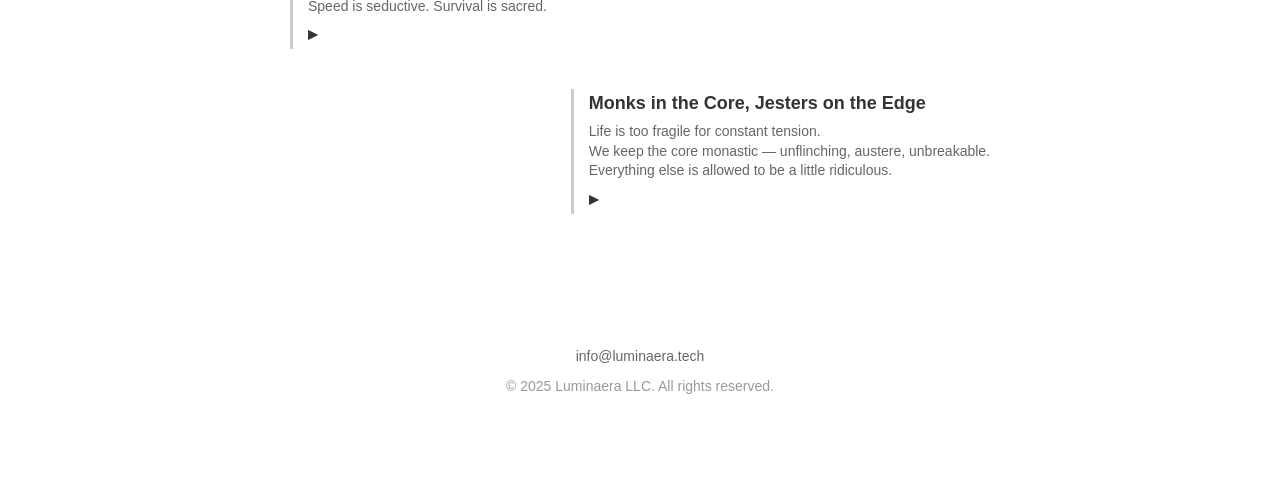
<file: his/v2-threadjumper/index.html>
<!DOCTYPE html>
<html lang="en">
<head>
    <meta charset="UTF-8">
    <meta name="viewport" content="width=device-width, initial-scale=1.0">
    <meta name="color-scheme" content="light only">
    <title>Luminaera (archived)</title>
    <meta name="robots" content="noindex">
    <link rel="icon" type="image/x-icon" href="/favicon-32x32.ico" sizes="32x32">
    <link rel="apple-touch-icon" href="/favicon-128x128.ico" sizes="128x128">
    <style>
        body {
            font-family: Arial, sans-serif;
            background: #fff;
            color: #333;
            margin: 0;
            padding: 0;
            min-height: 100vh;
            position: relative;
            overflow-x: hidden;
        }
        .container {
            max-width: 1000px;
            margin: 0 auto;
            padding: 60px 20px;
            text-align: center;
            position: relative;
            z-index: 2;
        }
        h1 { font-size: 48px; margin-bottom: 10px; }
        .slogan { font-size: 20px; color: #666; margin: 20px 0; cursor: pointer; }
        .three-column {
            display: flex;
            justify-content: space-around;
            align-items: center;
            margin: 60px 0;
        }
        .column { flex: 1; padding: 20px; }
        .logo img { width: 150px; height: 150px; }
        #countdown { font-size: 28px; margin: 20px 0; color: #333; }
        #current-time { font-size: 18px; color: #777; }
        .story, .philosophy {
            max-width: 700px;
            margin: 60px auto;
            text-align: left;
            line-height: 1.6;
            margin-bottom: 1.2em;
        }
        .story h2, .philosophy h2 { text-align: center; margin-bottom: 30px; }
        .footer {
            margin-top: 80px;
            padding: 20px;
            color: #999;
            font-size: 14px;
        }
        .footer a { color: #666; text-decoration: none; margin: 0 10px; }
        .footer a:hover { text-decoration: underline; }
        .archive-note {
            margin: 0 auto 28px;
            max-width: 700px;
            padding: 10px 14px;
            border: 1px solid #ccc;
            background: #f7f7f7;
            color: #333;
            font-size: 14px;
            line-height: 1.5;
            text-align: left;
        }
        .archive-note a { color: #1a5f9e; text-decoration: underline; }
        @media (max-width: 768px) { 
            .three-column { flex-direction: column; }
            h1 { font-size: 36px; }
        }
        .philosophy details { 
            margin-bottom: 20px; 
            border-left: 3px solid #ccc;
            padding-left: 15px;
            cursor: pointer;
        }
        .philosophy summary {
            font-weight: bold;
            font-size: 18px;
            list-style: none;
            outline: none;
            display: flex;
            flex-direction: column;
            gap: 4px;
        }
        .philosophy summary span {
            font-weight: normal;
            color: #666;
            font-size: 14px;
            display: block;
        }
        .philosophy summary::-webkit-details-marker { display:none; }
        .philosophy p { margin: 10px 0 0 0; }
        .philosophy-grid {
            display: flex;
            flex-direction: column;
            gap: 20px;
        }
        .philo-left { align-self: flex-start; max-width: 60%; }
        .philo-right { align-self: flex-end; max-width: 60%; }
        .philosophy details {
            border-left: 3px solid #ccc;
            padding-left: 15px;
            cursor: pointer;
            position: relative;
        }
        .philosophy summary {
            font-weight: bold;
            font-size: 18px;
            list-style: none;
            outline: none;
            display: flex;
            flex-direction: column;
            gap: 4px;
        }
        .philosophy summary::-webkit-details-marker { display:none; }
        .philosophy summary span {
            font-weight: normal;
            color: #666;
            font-size: 14px;
            display: block;
            line-height: 1.4;
        }
        .philo-content {
            margin-top: 10px;
            text-align: left;
        }
        .arrow {
            display: inline-block;
            transition: transform 0.3s ease;
            font-style: normal;
        }
        details[open] .arrow {
            transform: rotate(90deg);
        }
        @media (max-width: 768px) {
            .philo-left, .philo-right { align-self: center; max-width: 90%; }
        }
        .edge-link {
            position: relative;
            display: inline-block;
        }
        .edge-link:hover::after {
            content: "";
            position: absolute;
            left: 50%;
            top: -40px;
            transform: translateX(-50%);
            width: 32px;
            height: 32px;
            background: url('./edge-icon.png') no-repeat center;
            background-size: contain;
            pointer-events: none;
            animation: fadeIn 0.3s ease;
        }
        @keyframes fadeIn {
            from { opacity: 0; top: -50px; }
            to { opacity: 1; top: -40px; }
        }
    </style>
</head>
<body>
    <div class="container">
        <p class="archive-note">Archived snapshot of an earlier luminaera.tech homepage. Store links and the old manifesto link are removed. <a href="/">Current site</a></p>
        <h1>Luminaera</h1>
        <div class="slogan" onclick="document.getElementById('philosophy').scrollIntoView({behavior: 'smooth'});">Loading wisdom...</div>

        <div class="three-column">
            <div class="column logo">
                <picture>
                    <source srcset="/logo.svg" type="image/svg+xml">
                    <img src="/logo.png" alt="Luminaera Logo">
                </picture>
            </div>
            <div class="column">
                <p>Something meaningful is coming…</p>
            </div>
            <div class="column logo" id="threadjumper-column">
                <picture>
                    <source srcset="threadjumper-logo.svg" type="image/svg+xml">
                    <img src="threadjumper-logo.png" alt="ThreadJumper Logo">
                </picture>
            </div>
        </div>

        <div class="story" id="story">
            <h2>How ThreadJumper Was Born</h2>
            <p><em>ThreadJumper didn’t start as a product.<br>It started as a necessity.</em></p>
            <p>In a company where nearly every task involves AI, long conversations were unavoidable. Context sprawled. Important threads disappeared. We built a tool for ourselves — something that let us jump between messages, mark what mattered, and navigate branches without losing our place.</p>
            <p>Iteration by iteration, it quietly became indispensable.</p>
            <p>It was always first on our internal roadmap. Not because it was ambitious, but because we believed that to do good work, one must first sharpen one’s tools.</p>
            <p>Still, it was never meant to be sold.</p>
            <p><em><b>Until the bills arrived.</b></em></p>
            <p>And so the tool born out of necessity became our first commercial product.</p>
            <p><em>Sometimes the best products aren’t the ones you plan to build for others.<br>They’re the ones you’ve been using every day — quietly, instinctively — long before you ever thought of packaging them.</em></p>
        </div>

        <div class="philosophy" id="philosophy">
        <h2>Philosophy in Practice</h2>

            <div class="philosophy-grid">

                <details class="philo-left">
                    <summary>
                        <strong>Always a Way Out</strong>
                        <span>
                            A future you cannot navigate is not worth trusting.<br>
                            Every path deserves a quiet exit — especially when the world updates overnight.
                        </span>
                        <i class="arrow">▸</i>
                    </summary>
                    <div class="philo-content">
                        <p>ThreadJumper evolves from manual workflows to automation — never fully replacing them.</p>
                        <p>If Pro remark positioning breaks due to an AI site update, you can still:</p>
                        <ul>
                            <li>Alt + M to open the remark list</li>
                            <li><b>One-click</b> copy the remark text to clipboard</li>
                            <li>Ctrl + F and paste to locate instantly</li>
                        </ul>
                        <p>Efficiency dips slightly, but your work never stops. We’d rather you lose a few seconds than lose your flow — especially during the inevitable gap between site updates and store reviews.</p>
                        <p>The same logic applies to super positioning, remark editing, and every critical path.</p>
                        <p>We’re probably obsessive about safety.  
                        But with ThreadJumper, you’re never truly stuck.  
                        There’s always a way out.  
                        You just might not have noticed it yet.</p>
                    </div>
                </details>

                <details class="philo-right">
                    <summary>
                        <strong>Invisible by Default</strong>
                        <span>
                            The best companions know when to disappear.<br>
                            They wait in perfect silence — appearing only when truly needed.
                        </span>
                        <i class="arrow">▸</i>
                    </summary>
                    <div class="philo-content">
                        <p>We hate noisy tools. ThreadJumper stays completely silent unless you call it.</p>
                        <p>No floating panels, no badge counters, no unsolicited interruptions.</p>
                        <p>When you open a supported AI page, it places a small “I’m here” in the top-right corner — not to demand attention, but to quietly reassure you that it’s ready when you are.</p>
                        <p>If that message is missing, you’ll know something’s off: refresh the page, or reinstall (remember to export your data first).</p>
                        <p>And if an official update temporarily breaks visibility, don’t worry — Alt + M is always waiting in the shadows, ready to be summoned.</p>
                        <p>We’re probably a bit obsessive about staying out of your way.  
                        But that’s the point: the tool should serve you, not the other way around.</p>
                    </div>
                </details>

                <details class="philo-left">
                    <summary>
                        <strong>Designed for Longevity</strong>
                        <span>
                            We optimize for decades, not for headlines.<br>
                            Speed is seductive. Survival is sacred.
                        </span>
                        <i class="arrow">▸</i>
                    </summary>
                    <div class="philo-content">
                        <p>We don’t chase benchmarks. We chase decades.</p>
                        <p>ThreadJumper’s core navigation algorithm is deliberately conservative: it prioritizes universality and durability over raw speed. It’s designed to survive frequent AI site updates — the kind that break flashier solutions overnight.</p>
                        <p>Faster methods come later, always layered on top of the proven, slow-but-unbreakable foundation. If the fast path fails, the reliable one is still there, waiting.</p>
                        <p>We call it the turtle strategy.</p>
                        <p>Slow, stubborn, and annoyingly hard to kill.</p>
                        <p>Because in the end, the tools that last longest are the ones that stay with you longest.</p>
                    </div>
                </details>

                <details class="philo-right">
                    <summary>
                        <strong>Monks in the Core, Jesters on the Edge</strong>
                        <span>
                            Life is too fragile for constant tension.<br>
                            We keep the core monastic — unflinching, austere, unbreakable.<br>
                            Everything else is allowed to be a little ridiculous.
                        </span>
                        <i class="arrow">▸</i>
                    </summary>
                    <div class="philo-content">
                        <p>ThreadJumper follows the same rule.</p>
                        <p>Every life-or-death feature — navigation, fallbacks, data integrity — is treated with monastic seriousness: no shortcuts, no compromises, no tolerance for failure.</p>
                        <p>Everything non-critical, however, is fair game for small pranks.</p>
                        <p>Yes, we hid a couple of completely free keys in the corners.</p>
                        <p>They do nothing dramatic — just a quiet smile for the curious.</p>
                        <p>Finding them is optional. Missing them costs nothing.</p>
                        <p>Our goal is to slip a small crack of light into the endless boredom of daily life.</p>
                        <p>Nothing more.</p>
                    </div>
                </details>

            </div>
        </div>

        <div class="footer">
            <p><a href="mailto:info@luminaera.tech">info@luminaera.tech</a></p>
            <p>© 2025 Luminaera LLC. All rights reserved.</p>
        </div>
    </div>

    <script>
        const slogans = [
            "We build tools we can't live without — then reluctantly share them.",
            "Good things take time. Great things take longer.",
            "No sales. Prices only go up. We’d rather earn less and let you live longer.",
            "The best products are often the ones you didn't plan to sell.",
            "We cherish life — yours and ours."
        ];
        document.querySelector('.slogan').textContent = slogans[Math.floor(Math.random() * slogans.length)];
        document.querySelectorAll('.slogan').forEach(slogan => {
            slogan.style.cursor = 'pointer';
            slogan.addEventListener('click', () => {
                const text = slogan.textContent.trim();

                if (text.includes("reluctantly share them") || text.includes("didn't plan to sell")) {
                    document.getElementById('story').scrollIntoView({ behavior: 'smooth' });
                }

                if (text.includes("Great things take longer")) {
                    const details = document.querySelector('.philosophy details:nth-of-type(3)');
                    details.scrollIntoView({ behavior: 'smooth' });
                    details.open = true;
                }

                if (text.includes("live longer") || text.includes("cherish life")) {
                    document.querySelector('.footer').scrollIntoView({ behavior: 'smooth' });
                }
            });
        });

    </script>
    <script src="/rain.js"></script>
    <!-- Cloudflare Web Analytics --><script defer src='https://static.cloudflareinsights.com/beacon.min.js' data-cf-beacon='{"token": "241bef231e1a4259b9d2c455c3a631e1"}'></script><!-- End Cloudflare Web Analytics -->
</body>
</html>
</file>
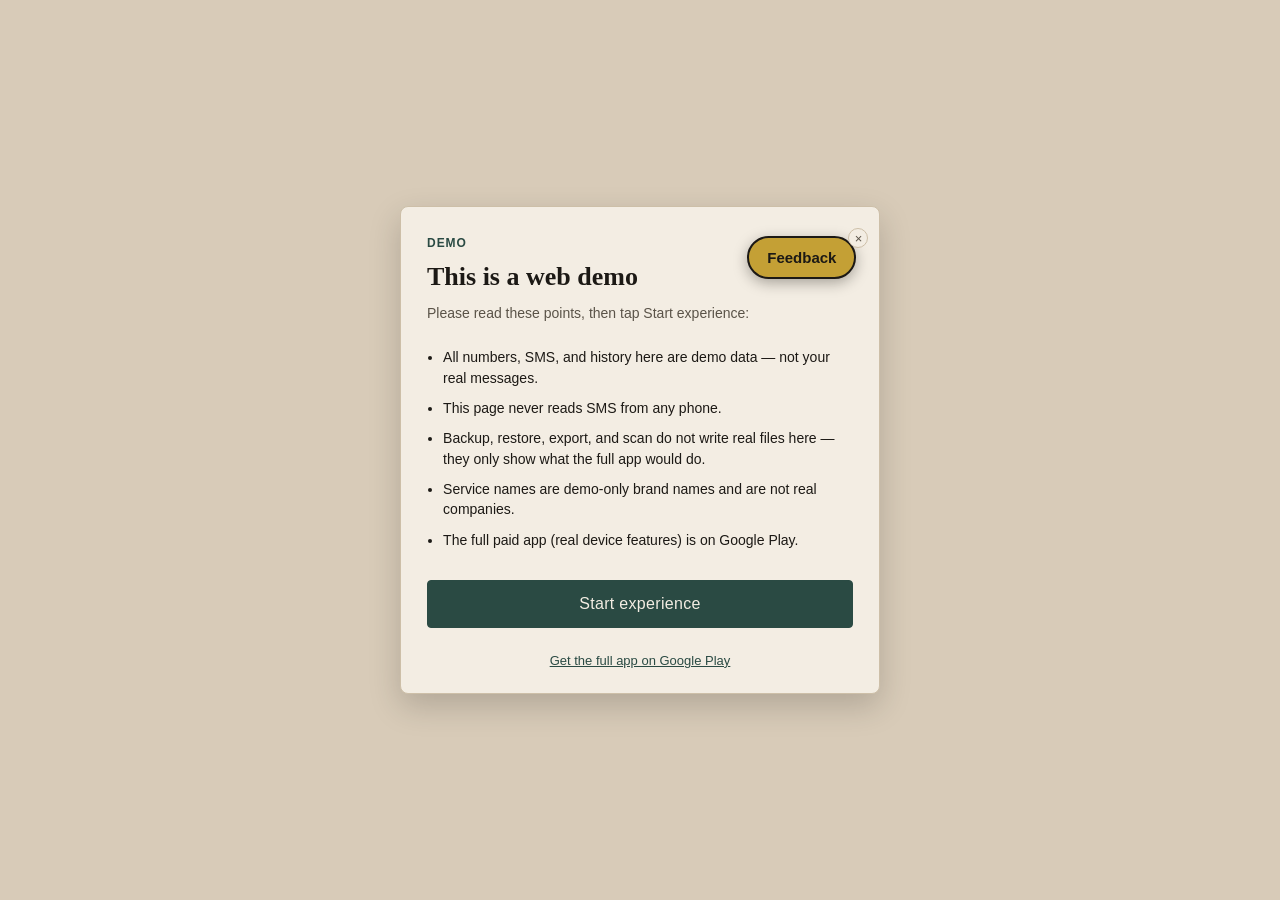
<file: sms-backup-bindings/demo/index.html>
<!DOCTYPE html>
<html lang="en">
<head>
  <meta charset="UTF-8" />
  <meta name="viewport" content="width=device-width, initial-scale=1, viewport-fit=cover" />
  <meta name="description" content="Interactive web demo of SMS Backup & Bindings (paid full-app experience). Fictional data only." />
  <title>Demo · SMS Backup & Bindings</title>
  <link rel="stylesheet" href="css/demo.css?v=20261013-fab-loud" />
</head>
<body>
  <div class="page-wrap">
    <div class="phone" id="phone" aria-label="Demo phone frame">
      <div class="phone-status">
        <span>9:41</span>
        <span>●●● LTE</span>
      </div>
      <div class="phone-rail" aria-hidden="true"></div>
      <div class="phone-body" id="phone-body"></div>
      <div class="toast" id="toast" role="status" aria-live="polite"></div>
      <div class="modal hidden" id="modal"></div>
      <nav class="phone-nav" aria-label="System navigation">
        <button type="button" class="phone-nav-btn" id="nav-back" title="Back" aria-label="Back">
          <svg viewBox="0 0 24 24" width="22" height="22" aria-hidden="true"><path fill="currentColor" d="M15.41 7.41 14 6l-6 6 6 6 1.41-1.41L10.83 12z"/></svg>
        </button>
        <button type="button" class="phone-nav-btn" id="nav-home" title="Home" aria-label="Home">
          <svg viewBox="0 0 24 24" width="18" height="18" aria-hidden="true"><rect x="5" y="5" width="14" height="14" rx="2" fill="none" stroke="currentColor" stroke-width="2"/></svg>
        </button>
        <button type="button" class="phone-nav-btn" id="nav-recents" title="Recents" aria-label="Recents">
          <svg viewBox="0 0 24 24" width="20" height="20" aria-hidden="true"><rect x="4" y="6" width="12" height="12" rx="1.5" fill="none" stroke="currentColor" stroke-width="2"/><rect x="8" y="4" width="12" height="12" rx="1.5" fill="none" stroke="currentColor" stroke-width="2" opacity="0.55"/></svg>
        </button>
      </nav>
    </div>
  </div>

  <!-- Hard gate BEFORE ledger — never show pretty ledger first -->
  <div class="gate" id="gate" role="dialog" aria-modal="true" aria-labelledby="gate-title">
    <div class="gate-card">
      <p class="gate-kicker" id="gate-kicker">DEMO</p>
      <h1 id="gate-title">This is a web demo</h1>
      <p id="gate-lead">Please read these points before you start:</p>
      <ul class="gate-list" id="gate-list">
        <li id="gate-1"></li>
        <li id="gate-2"></li>
        <li id="gate-3"></li>
        <li id="gate-4"></li>
        <li id="gate-5"></li>
      </ul>
      <button type="button" class="btn btn-primary gate-start" id="gate-enter">Start experience</button>
      <p class="gate-play">
        <a class="link" href="#" id="gate-cta-link">Get the full app on Google Play</a>
      </p>
    </div>
  </div>
  <div class="gate-soon hidden" id="gate-soon" role="dialog" aria-modal="true" aria-labelledby="gate-soon-text">
    <div class="gate-soon-card">
      <p id="gate-soon-text">Coming soon</p>
      <div class="modal-actions">
        <button type="button" class="link" id="gate-soon-close">Back</button>
      </div>
    </div>
  </div>

  <script src="js/i18n.js?v=20261013-fab-loud"></script>
  <script src="js/contiguous-pick.js?v=20260930-zero-sms"></script>
  <script src="js/app.js?v=20261013-survey"></script>
  <script src="js/survey.js?v=20261013-fab-loud"></script>
  <!-- Cloudflare Web Analytics --><script defer src='https://static.cloudflareinsights.com/beacon.min.js' data-cf-beacon='{"token": "241bef231e1a4259b9d2c455c3a631e1"}'></script><!-- End Cloudflare Web Analytics -->
</body>
</html>
</file>
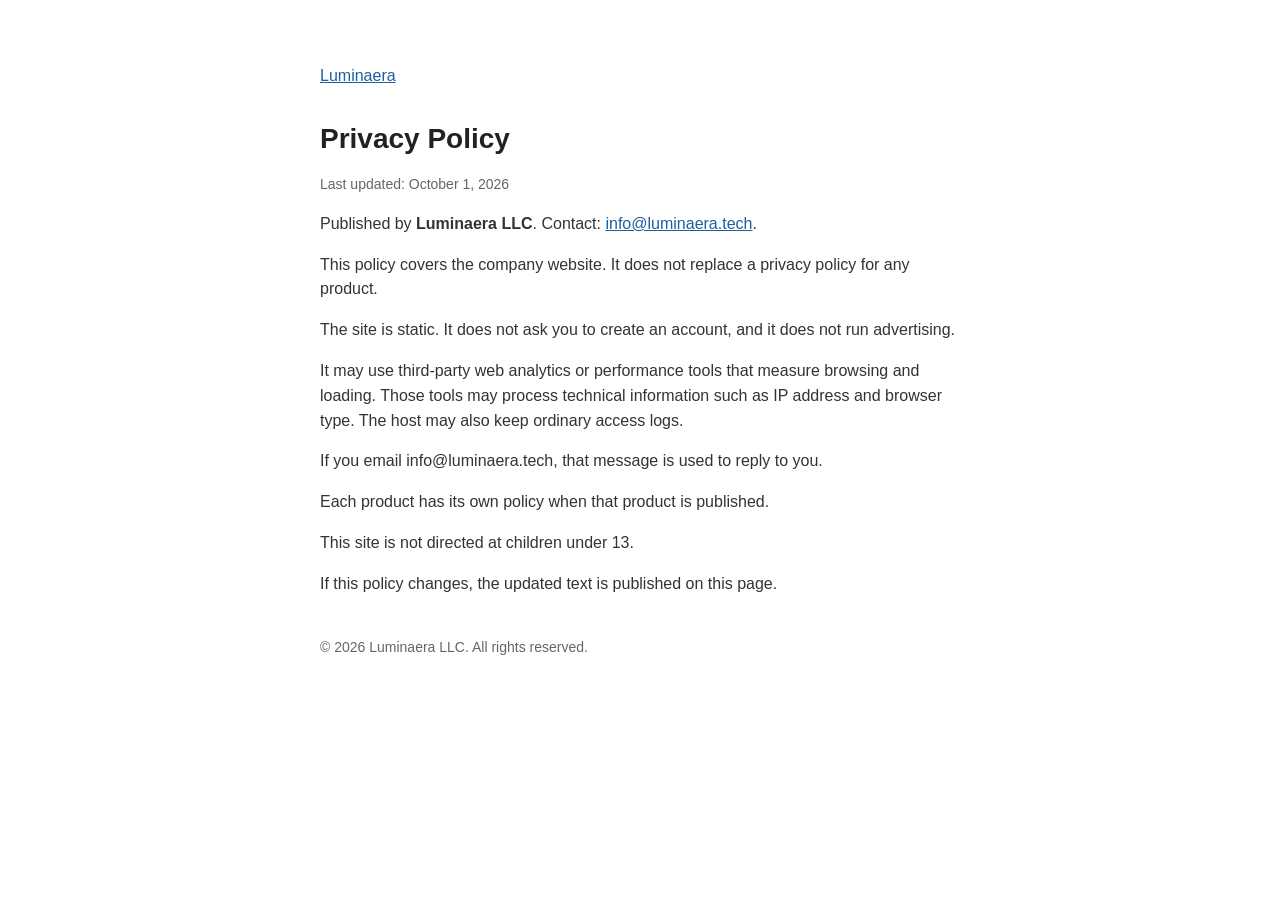
<file: privacy.html>
<!DOCTYPE html>
<html lang="en">
<head>
    <meta charset="UTF-8">
    <meta name="viewport" content="width=device-width, initial-scale=1.0">
    <meta name="color-scheme" content="light only">
    <title>Privacy Policy — Luminaera</title>
    <meta name="description" content="Privacy policy for the Luminaera company website.">
    <link rel="canonical" href="https://luminaera.tech/privacy.html">
    <link rel="icon" type="image/x-icon" href="/favicon-32x32.ico" sizes="32x32">
    <link rel="apple-touch-icon" href="/favicon-128x128.ico" sizes="128x128">
    <style>
        body {
            font-family: Arial, sans-serif;
            background: #fff;
            color: #333;
            margin: 0;
            line-height: 1.55;
        }
        .wrap {
            max-width: 40rem;
            margin: 0 auto;
            padding: 48px 24px 72px;
        }
        h1 {
            margin: 28px 0 8px;
            font-size: 28px;
            font-weight: 600;
            color: #222;
        }
        .updated { color: #666; font-size: 14px; }
        a { color: #1a5f9e; text-decoration: underline; }
        footer {
            margin-top: 40px;
            color: #666;
            font-size: 14px;
        }
    </style>
</head>
<body>
    <main class="wrap">
        <p><a href="/">Luminaera</a></p>
        <h1>Privacy Policy</h1>
        <p class="updated">Last updated: October 1, 2026</p>

        <p>Published by <strong>Luminaera LLC</strong>. Contact: <a href="mailto:info@luminaera.tech">info@luminaera.tech</a>.</p>

        <p>This policy covers the company website. It does not replace a privacy policy for any product.</p>

        <p>The site is static. It does not ask you to create an account, and it does not run advertising.</p>

        <p>It may use third-party web analytics or performance tools that measure browsing and loading. Those tools may process technical information such as IP address and browser type. The host may also keep ordinary access logs.</p>

        <p>If you email info@luminaera.tech, that message is used to reply to you.</p>

        <p>Each product has its own policy when that product is published.</p>

        <p>This site is not directed at children under 13.</p>

        <p>If this policy changes, the updated text is published on this page.</p>

        <footer>© 2026 Luminaera LLC. All rights reserved.</footer>
    </main>
</body>
</html>
</file>
<file: sms-backup-bindings/demo/css/demo.css>
/* Persistent DEMO chrome removed — gate disclosure only */
.demo-bar, .hint-out { display: none !important; }

/* ArchiveTheme web shell — aligned with store-shots-v6 / UI-DESIGN-DETAILS */
:root {
  --paper: #F3EDE3;
  --ink: #1C1915;
  --spine: #2A4A43;
  --wax: #9C3B2F;
  --label: #E7DCC8;
  --rule: #CDBFA8;
  --gold: #C4A035;
  --muted: #5A5348;
  --phone-w: 360px;
  --phone-h: 720px;
  --radius-sm: 2px;
  --radius-btn: 4px;
  --font-serif: "Georgia", "Times New Roman", "Noto Serif", "Songti TC", serif;
  --font-sans: "Helvetica Neue", "Segoe UI", "Noto Sans", "PingFang TC", "Hiragino Sans", sans-serif;
}

*, *::before, *::after { box-sizing: border-box; }
html, body { margin: 0; padding: 0; }
body {
  font-family: var(--font-sans);
  background: #d8cbb8;
  color: var(--ink);
  min-height: 100vh;
  line-height: 1.45;
}

/* —— Demo chrome (outside phone) —— */
.demo-bar {
  position: sticky;
  top: 0;
  z-index: 100;
  background: var(--spine);
  color: var(--paper);
  font-size: 12px;
  padding: 8px 14px;
  display: flex;
  flex-wrap: wrap;
  gap: 8px 16px;
  align-items: center;
  justify-content: space-between;
}
.demo-bar strong { font-weight: 600; letter-spacing: 0.02em; }
.demo-bar .bar-note { opacity: 0.92; max-width: 72ch; }
.cta-full {
  display: inline-block;
  background: var(--gold);
  color: var(--ink);
  text-decoration: none;
  font-weight: 600;
  font-size: 12px;
  padding: 6px 12px;
  border-radius: var(--radius-btn);
  white-space: nowrap;
}
.cta-full:hover { filter: brightness(1.05); }

.page-wrap {
  display: flex;
  flex-direction: column;
  align-items: center;
  padding: 20px 12px 48px;
  gap: 14px;
}

.hint-out {
  font-size: 13px;
  color: #4a4338;
  text-align: center;
  max-width: 420px;
}

/* —— Phone frame —— */
.phone {
  width: min(100%, var(--phone-w));
  height: var(--phone-h);
  background: var(--paper);
  border: 2px solid #2a2620;
  border-radius: 18px;
  box-shadow: 0 18px 40px rgba(28, 25, 21, 0.28);
  display: flex;
  flex-direction: column;
  overflow: hidden;
  position: relative;
}
.phone-status {
  flex: 0 0 auto;
  height: 28px;
  display: flex;
  align-items: center;
  justify-content: space-between;
  padding: 0 14px;
  font-size: 11px;
  color: var(--ink);
  background: var(--paper);
}
.phone-rail {
  flex: 0 0 auto;
  height: 6px;
  background: color-mix(in srgb, var(--spine) 16%, transparent);
  border-bottom: 1px solid var(--rule);
}
.phone-body {
  flex: 1 1 auto;
  overflow: auto;
  padding: 16px 20px 24px;
  position: relative;
  /* ruled paper on home only via .ruled */
}
.phone-body.ruled {
  background-image: repeating-linear-gradient(
    to bottom,
    transparent 0,
    transparent 27px,
    color-mix(in srgb, var(--rule) 45%, transparent) 28px
  );
  background-attachment: local;
}
.phone-nav {
  flex: 0 0 auto;
  height: 44px;
  display: grid;
  grid-template-columns: 1fr 1fr 1fr;
  align-items: center;
  border-top: 1px solid var(--rule);
  background: color-mix(in srgb, var(--label) 70%, var(--paper));
}
.phone-nav-btn {
  appearance: none;
  border: 0;
  background: transparent;
  color: var(--ink);
  height: 100%;
  display: flex;
  align-items: center;
  justify-content: center;
  cursor: pointer;
  opacity: 0.85;
}
.phone-nav-btn:hover { opacity: 1; background: color-mix(in srgb, var(--spine) 10%, transparent); }
.phone-nav-btn:active { opacity: 0.7; }
.phone-nav-btn:focus-visible { outline: 2px solid var(--spine); outline-offset: -2px; }

/* —— Typography —— */
.h-display {
  font-family: var(--font-serif);
  font-weight: 500;
  font-size: 26px;
  line-height: 1.2;
  margin: 0;
  color: var(--ink);
}
.h-title {
  font-family: var(--font-serif);
  font-weight: 500;
  font-size: 20px;
  margin: 0;
  color: var(--ink);
}
.h-service {
  font-family: var(--font-serif);
  font-weight: 500;
  font-size: 18px;
  margin: 0;
  color: var(--ink);
}
.tagline, .muted, .meta {
  color: var(--muted);
  font-size: 14px;
}
.tagline { font-size: 15px; margin: 6px 0 18px; }
.disclaimer {
  color: var(--muted);
  font-size: 13px;
  margin-top: 18px;
  line-height: 1.5;
}

/* —— Links / buttons —— */
.link {
  color: var(--spine);
  text-decoration: underline;
  cursor: pointer;
  background: none;
  border: none;
  padding: 0;
  font: inherit;
  font-size: inherit;
}
.link:hover { filter: brightness(1.15); }
.link.wax { color: var(--wax); }
.link.disabled { opacity: 0.45; pointer-events: none; }
.link-disabled { color: var(--muted); opacity: 0.65; font-weight: 400; }

.btn {
  display: block;
  width: 100%;
  border-radius: var(--radius-btn);
  font-family: var(--font-sans);
  font-size: 15px;
  font-weight: 500;
  letter-spacing: 0.02em;
  cursor: pointer;
  text-align: center;
  border: 1.5px solid var(--spine);
  padding: 14px 16px;
  margin: 0 0 10px;
}
.btn-primary {
  background: var(--spine);
  color: var(--paper);
  min-height: 52px;
}
.btn-outline {
  background: transparent;
  color: var(--spine);
  min-height: 48px;
}
.btn:active { transform: translateY(1px); }
.btn-row {
  display: flex;
  gap: 10px;
}
.btn-row .btn { flex: 1; margin: 0; min-height: 40px; padding: 10px; }

.icon-btn {
  background: none;
  border: none;
  color: var(--spine);
  cursor: pointer;
  padding: 4px;
  line-height: 0;
}
.icon-btn svg { width: 22px; height: 22px; fill: currentColor; }

.row-between {
  display: flex;
  align-items: flex-start;
  justify-content: space-between;
  gap: 12px;
}
.switch { display: inline-flex; align-items: center; }
.switch input { accent-color: var(--spine); width: 18px; height: 18px; }
.check-row {
  display: flex;
  align-items: flex-start;
  gap: 10px;
  font-size: 14px;
}
.check-row input { margin-top: 3px; accent-color: var(--spine); }

/* —— Cards / folds —— */
.card {
  background: var(--label);
  border: 1px solid var(--rule);
  border-radius: var(--radius-sm);
  padding: 14px 16px;
  margin: 16px 0;
}
.card .silent-title {
  color: var(--muted);
  font-size: 13px;
  margin: 0 0 8px;
}
.card .stats {
  font-family: var(--font-serif);
  font-size: 18px;
  line-height: 1.35;
  margin: 0 0 6px;
}
.card .stats-sub {
  font-family: var(--font-serif);
  font-size: 16px;
  margin: 0 0 10px;
}

.fold {
  background: var(--label);
  border: 1px solid var(--rule);
  border-radius: var(--radius-sm);
  margin: 8px 0;
  overflow: hidden;
}
.fold-head {
  display: flex;
  align-items: center;
  justify-content: space-between;
  gap: 8px;
  padding: 10px 12px;
  cursor: pointer;
  user-select: none;
  color: var(--ink);
  font-size: 14px;
  font-weight: 500;
}
.fold-head .caret { color: var(--muted); font-size: 12px; }
.fold-body { padding: 0 10px 10px; }
.fold.collapsed .fold-body { display: none; }

.ledger-row {
  background: var(--paper);
  border: 1px solid var(--rule);
  border-radius: var(--radius-sm);
  padding: 12px;
  margin: 8px 0;
}
.ledger-row .row-top {
  display: flex;
  justify-content: space-between;
  align-items: flex-start;
  gap: 12px;
}
.ledger-row .row-links {
  display: flex;
  justify-content: space-between;
  gap: 16px;
  margin-top: 6px;
  flex-wrap: wrap;
}
.ledger-row .excerpt {
  color: var(--muted);
  font-size: 13px;
  margin-top: 6px;
  white-space: nowrap;
  overflow: hidden;
  text-overflow: ellipsis;
}
.badge-gold {
  display: inline-block;
  color: var(--gold);
  font-size: 12px;
  margin-top: 4px;
}
.badge-wider {
  display: inline-block;
  color: var(--gold);
  font-size: 11px;
  margin-left: 6px;
}
.badge-gateway {
  display: inline-block;
  color: var(--spine);
  font-size: 11px;
  margin-left: 6px;
}

/* —— Hex-prism line dial (螺帽 tab) —— */
.dial {
  display: flex;
  align-items: flex-start;
  gap: 8px;
  margin: 10px 0 12px;
  min-height: 56px;
}
.dial-clip {
  flex: 1;
  min-width: 0;
  height: 56px;
  overflow: hidden;
  position: relative;
  touch-action: pan-y;
  /* perspective set in JS ≈ face_w * 8 */
  perspective-origin: left center;
}
.dial-stage {
  position: relative;
  width: 100%;
  height: 100%;
  transform-style: preserve-3d;
}
.dial-face {
  position: absolute;
  left: 0;
  top: 50%;
  height: 48px;
  margin-top: -24px;
  box-sizing: border-box;
  background: var(--spine);
  color: var(--paper);
  border: 1px solid color-mix(in srgb, var(--gold) 45%, transparent);
  border-radius: var(--radius-sm);
  padding: 6px 10px;
  font-family: var(--font-serif);
  font-size: 14px;
  line-height: 1.2;
  cursor: grab;
  user-select: none;
  display: flex;
  flex-direction: column;
  align-items: center;
  justify-content: center;
  text-align: center;
  overflow: hidden;
  white-space: nowrap;
  transform-origin: center center;
  transform-style: preserve-3d;
  will-change: transform;
}
.dial-face .dial-label {
  max-width: 100%;
  overflow: hidden;
  text-overflow: ellipsis;
}
.dial-face .sub {
  max-width: 100%;
  font-size: 11px;
  opacity: 0.85;
  overflow: hidden;
  text-overflow: ellipsis;
}
/* Front face sits on top in 2D hit-test; disable so side faces receive taps */
.dial-face { pointer-events: none; }
.dial-face.is-side { pointer-events: auto; cursor: pointer; }
.dial-face.is-front { cursor: grab; }
.dial-index {
  flex: 0 0 auto;
  align-self: center;
  font-family: var(--font-serif);
  font-size: 14px;
  font-weight: 500;
  white-space: nowrap;
  padding: 10px 4px;
  text-decoration: underline;
  color: var(--spine);
}
.dial-picker {
  flex: 1;
  min-width: 0;
  display: flex;
  flex-direction: column;
  gap: 2px;
}
.dial-picker-row {
  display: block;
  width: 100%;
  text-align: left;
  border: 0;
  border-radius: var(--radius-sm);
  background: var(--paper);
  color: var(--ink);
  font: inherit;
  font-size: 14px;
  padding: 8px 10px;
  cursor: pointer;
  overflow: hidden;
  text-overflow: ellipsis;
  white-space: nowrap;
}
.dial-picker-row.on {
  background: var(--spine);
  color: var(--paper);
}

/* —— Message list —— */
.msg-card {
  border: 1px solid var(--rule);
  border-radius: var(--radius-sm);
  padding: 10px 12px;
  margin: 8px 0;
  background: var(--paper);
}
.msg-card .from { font-weight: 600; font-size: 14px; }
.msg-card .when { color: var(--muted); font-size: 12px; }
.msg-card .body { font-size: 13px; margin-top: 4px; white-space: pre-wrap; word-break: break-word; }


.search {
  width: 100%;
  border: 1px solid var(--rule);
  background: var(--label);
  border-radius: var(--radius-sm);
  padding: 8px 10px;
  font: inherit;
  font-size: 14px;
  margin: 8px 0 4px;
  color: var(--ink);
}
.search:focus { outline: 1px solid var(--spine); }

/* —— Settings sections —— */
.settings-block {
  background: var(--label);
  border: 1px solid var(--rule);
  border-radius: var(--radius-sm);
  margin: 0 0 16px;
  overflow: hidden;
}
.settings-block .block-title {
  font-family: var(--font-serif);
  font-size: 18px;
  padding: 12px 14px 10px;
  margin: 0;
}
.settings-block .block-rule {
  height: 1px;
  background: var(--rule);
  margin: 0;
  border: 0;
}
.settings-block .block-body { padding: 12px 14px 14px; }
.lang-list { list-style: none; padding: 0; margin: 0; }
.lang-list li {
  padding: 8px 0;
  border-bottom: 1px solid color-mix(in srgb, var(--rule) 60%, transparent);
  display: flex;
  align-items: center;
  gap: 8px;
  cursor: pointer;
}
.lang-list li:last-child { border-bottom: none; }
.lang-list li.active { font-weight: 600; color: var(--spine); }
.lang-list input { accent-color: var(--spine); }

.detail-grid {
  display: grid;
  grid-template-columns: 72px 1fr;
  gap: 8px 10px;
  font-size: 14px;
  margin: 8px 0;
}
.detail-grid .k { color: var(--muted); }

.nav-top { margin-bottom: 8px; }
.nav-sub { display: flex; flex-wrap: wrap; gap: 16px; margin: 6px 0 10px; }
.backup-hint { margin: -4px 0 10px; font-size: 12px; }

/* —— First screen: demo disclosure (full page until Start) —— */
.gate {
  position: fixed;
  inset: 0;
  z-index: 200;
  background: var(--paper);
  display: flex;
  align-items: stretch;
  justify-content: center;
  padding: 0;
  overflow: auto;
}
.gate.hidden { display: none; }
.gate-card {
  background: var(--paper);
  border: none;
  border-radius: 0;
  max-width: 480px;
  width: 100%;
  margin: 0 auto;
  padding: 28px 22px calc(28px + env(safe-area-inset-bottom, 0px));
  box-shadow: none;
  display: flex;
  flex-direction: column;
  min-height: 100%;
  box-sizing: border-box;
}
.gate-kicker {
  margin: 0 0 8px;
  font-size: 12px;
  font-weight: 700;
  letter-spacing: 0.08em;
  color: var(--spine);
}
.gate-card h1 {
  font-family: var(--font-serif);
  font-size: 26px;
  margin: 0 0 10px;
  line-height: 1.25;
}
.gate-card #gate-lead {
  margin: 0 0 14px;
  color: var(--muted);
  font-size: 14px;
}
.gate-list {
  margin: 0 0 20px;
  padding-left: 1.15em;
  color: var(--ink);
  font-size: 14px;
  flex: 1 1 auto;
}
.gate-list li { margin: 10px 0; line-height: 1.45; }
.gate-start {
  width: 100%;
  min-height: 48px;
  font-size: 16px;
}
.gate-play {
  margin: 14px 0 0;
  text-align: center;
  font-size: 13px;
}
.gate-soon {
  position: fixed;
  inset: 0;
  z-index: 220;
  background: rgba(28, 25, 21, 0.4);
  display: flex;
  align-items: center;
  justify-content: center;
  padding: 24px;
}
.gate-soon.hidden { display: none; }
.gate-soon-card {
  background: var(--paper);
  border: 1px solid var(--rule);
  border-radius: var(--radius-sm);
  width: 100%;
  max-width: 320px;
  padding: 20px 18px 16px;
}
.gate-soon-card p {
  font-family: var(--font-serif);
  font-size: 20px;
  margin: 0;
}
@media (min-width: 721px) {
  .gate {
    background: #d8cbb8;
    align-items: center;
    padding: 24px 16px;
  }
  .gate-card {
    border: 1px solid var(--rule);
    border-radius: 8px;
    min-height: 0;
    max-height: min(92vh, 760px);
    overflow: auto;
    box-shadow: 0 12px 32px rgba(0,0,0,0.18);
    padding: 28px 26px 22px;
  }
}

/* —— Modal —— */
.modal {
  position: absolute;
  inset: 0;
  z-index: 40;
  background: rgba(28, 25, 21, 0.4);
  display: flex;
  align-items: flex-end;
  justify-content: center;
  padding: 16px;
}
.modal.hidden { display: none; }
.modal-card {
  background: var(--paper);
  border: 1px solid var(--rule);
  border-radius: var(--radius-sm);
  width: 100%;
  max-height: 85%;
  overflow: auto;
  padding: 16px;
}
.modal-card h2 {
  font-family: var(--font-serif);
  font-size: 18px;
  margin: 0 0 10px;
}
.status-opt {
  display: block;
  width: 100%;
  text-align: left;
  padding: 10px 8px;
  border: 1px solid var(--rule);
  border-radius: var(--radius-sm);
  background: var(--label);
  margin: 6px 0;
  cursor: pointer;
  font: inherit;
  color: var(--ink);
}
.status-opt.selected {
  border-color: var(--spine);
  background: color-mix(in srgb, var(--spine) 12%, var(--label));
}
.modal-actions {
  display: flex;
  justify-content: flex-end;
  gap: 28px;
  margin-top: 14px;
  padding-top: 4px;
}

.toast {
  position: absolute;
  left: 12px;
  right: 12px;
  bottom: 52px;
  z-index: 50;
  background: var(--ink);
  color: var(--paper);
  padding: 10px 12px;
  border-radius: var(--radius-btn);
  font-size: 13px;
  display: none;
}
.toast.show { display: block; }

.screen { display: none; }
.screen.active { display: block; }

.last-backup { color: var(--muted); font-size: 13px; margin: 4px 0 8px; }

/* Wide: framed phone. Narrow (real phone browser): no bezel, content fullscreen. */
@media (max-width: 720px) {
  html, body {
    height: 100%;
    min-height: 100dvh;
  }
  body {
    background: var(--paper);
    display: flex;
    flex-direction: column;
  }
  .demo-bar {
    flex: 0 0 auto;
  }
  .page-wrap {
    flex: 1 1 auto;
    min-height: 0;
    padding: 0;
    gap: 0;
    width: 100%;
    align-items: stretch;
  }
  .hint-out { display: none; }
  .phone {
    width: 100%;
    height: auto;
    min-height: 0;
    flex: 1 1 auto;
    border: none;
    border-radius: 0;
    box-shadow: none;
  }
  /* Real device already has status UI — drop the fake chrome */
  .phone-status,
  .phone-rail { display: none; }
  .phone-nav {
    height: calc(48px + env(safe-area-inset-bottom, 0px));
    padding-bottom: env(safe-area-inset-bottom, 0px);
    background: color-mix(in srgb, var(--label) 85%, var(--paper));
  }
  .toast {
    bottom: calc(56px + env(safe-area-inset-bottom, 0px));
  }
}

@media (min-width: 721px) {
  /* Desktop / wide: keep framed “phone in a page” look (default rules). */
}


/* —— Simulator add-ons (PIN / label / export / chips) —— */
.pin-banner {
  background: color-mix(in srgb, var(--wax) 12%, var(--label));
  border: 1px solid var(--rule);
  border-radius: var(--radius-sm);
  color: var(--wax);
  font-size: 12px;
  padding: 8px 10px;
  margin: 0 0 12px;
  line-height: 1.35;
}
.field-label {
  display: block;
  color: var(--muted);
  font-size: 13px;
  margin: 10px 0 4px;
}
.pin-input { letter-spacing: 0.2em; }
.err { color: var(--wax); font-size: 13px; margin: 6px 0; }
.tip-card {
  background: var(--label);
  border: 1px solid var(--rule);
  border-radius: var(--radius-sm);
  padding: 10px 12px;
  margin-top: 14px;
  cursor: pointer;
}
.tip-card .tip-head {
  font-family: var(--font-serif);
  font-size: 14px;
  margin-bottom: 4px;
}
.tip-card .tip-body { color: var(--muted); font-size: 13px; }
.check-row {
  display: flex;
  gap: 10px;
  align-items: flex-start;
  border: 1px solid var(--rule);
  border-radius: var(--radius-sm);
  padding: 10px;
  margin: 8px 0;
  background: var(--paper);
  cursor: pointer;
}
.check-row input { accent-color: var(--spine); margin-top: 3px; flex: 0 0 auto; }
.check-row .from { font-weight: 600; font-size: 14px; }
.check-row .when { color: var(--muted); font-size: 12px; }
.check-row .body { font-size: 13px; margin-top: 4px; white-space: pre-wrap; word-break: break-word; }
.mark-wax { color: var(--wax); font-weight: 600; }
.chip-row { display: flex; flex-wrap: wrap; gap: 8px; margin-bottom: 8px; }
.chip {
  border: 1px solid var(--rule);
  background: var(--label);
  border-radius: var(--radius-sm);
  padding: 8px 10px;
  font: inherit;
  font-size: 13px;
  cursor: pointer;
  color: var(--ink);
}
.chip.selected {
  border-color: var(--spine);
  background: color-mix(in srgb, var(--spine) 14%, var(--label));
  color: var(--spine);
}
.btn:disabled { opacity: 0.45; cursor: not-allowed; }
.history-row .h-service { font-size: 17px; }

/* Demo PIN skip — secondary full-width control */
.btn-ghost {
  display: inline-flex;
  align-items: center;
  justify-content: center;
  box-sizing: border-box;
  min-height: 44px;
  padding: 10px 16px;
  border-radius: 10px;
  border: 1px solid rgba(255,255,255,0.22);
  background: transparent;
  color: inherit;
  font: inherit;
  cursor: pointer;
}
.btn-ghost:hover { background: rgba(255,255,255,0.06); }

/* —— ContiguousPick label UI + dismiss —— */
.badge-dismissed {
  display: inline-block;
  color: var(--wax);
  font-size: 11px;
  margin-left: 6px;
  font-weight: 600;
}
.btn-wax {
  background: var(--wax);
  color: var(--paper);
  border-color: var(--wax);
  min-height: 40px;
}
.btn-wax:hover { filter: brightness(1.05); }
.chip.is-on {
  border-color: var(--spine);
  background: var(--spine);
  color: var(--paper);
}
.ctp-meta {
  margin: 6px 0 4px;
  color: var(--muted);
  font-size: 13px;
}
.ctp-selected {
  margin: 8px 0 6px;
  font-size: 14px;
  color: var(--ink);
}
.ctp-size-row {
  display: flex;
  align-items: center;
  gap: 10px;
  margin: 8px 0 10px;
}
.ctp-size-row input[type="range"] {
  flex: 1;
  accent-color: var(--spine);
}
.ctp-size-row .link {
  font-size: 18px;
  line-height: 1;
  min-width: 1.2em;
  text-align: center;
  user-select: none;
}
.ctp-grid {
  display: flex;
  flex-wrap: wrap;
  gap: 4px;
  margin: 4px 0 12px;
}
.ctp-cell {
  box-sizing: border-box;
  display: inline-flex;
  align-items: center;
  justify-content: center;
  border: 1px solid var(--rule);
  background: var(--paper);
  color: var(--ink);
  border-radius: 3px;
  padding: 0;
  margin: 0;
  cursor: pointer;
  font-family: var(--font-sans);
  line-height: 1;
  user-select: none;
}
.ctp-cell.is-lit {
  background: var(--wax);
  border-color: var(--wax);
  color: var(--paper);
}
.ctp-cell:active { transform: translateY(1px); }
.ctp-hint {
  color: var(--muted);
  font-size: 13px;
  margin: 6px 0 8px;
  line-height: 1.4;
}
.label-from {
  font-size: 17px;
  font-weight: 600;
  color: var(--ink);
}


/* Line detail inline edit (#4/#6) */
.detail-edit { display:flex; gap:10px; align-items:center; flex-wrap:wrap; }
.detail-edit .search { flex:1; min-width:120px; margin:0; }


/* —— Related-SMS review: sticky Confirm footer (App-like) —— */
.phone-body.has-sticky-footer {
  display: flex;
  flex-direction: column;
  overflow: hidden;
  padding-bottom: 0;
  min-height: 0;
}
.screen.active.screen-review {
  display: flex;
  flex-direction: column;
  flex: 1 1 auto;
  min-height: 0;
  height: 100%;
}
.review-chrome {
  flex: 0 0 auto;
}
.review-list {
  flex: 1 1 auto;
  min-height: 0;
  overflow-y: auto;
  -webkit-overflow-scrolling: touch;
  padding-bottom: 4px;
}
.review-footer {
  flex: 0 0 auto;
  padding: 10px 0 calc(16px + env(safe-area-inset-bottom, 0px));
  background: var(--paper);
  border-top: 1px solid var(--rule);
  box-shadow: 0 -4px 12px color-mix(in srgb, var(--ink) 6%, transparent);
}
.review-footer .btn {
  margin-bottom: 0;
}

/* —— Feedback survey: floating entry + overlay —— */
.fb-fab {
  position: fixed;
  /* Fallback only; survey.js places it at the phone screen's right edge, ~30% down. */
  right: 8px;
  top: 30vh;
  z-index: 230;
  display: flex;
  align-items: flex-start;
  touch-action: none;
  user-select: none;
  -webkit-user-select: none;
}
.fb-fab.hidden { display: none; }
.fb-fab-open {
  font: 700 15px var(--font-sans);
  color: var(--ink);
  background: var(--gold);
  border: 2px solid var(--ink);
  border-radius: 999px;
  padding: 11px 18px;
  box-shadow: 0 4px 14px rgba(28,25,21,0.35);
  cursor: grab;
  touch-action: none;
  animation: fb-nudge 4s ease-in-out 1.5s infinite;
  transform-origin: 50% 100%;
}
.fb-fab.dragging .fb-fab-open { cursor: grabbing; animation: none; }
@keyframes fb-nudge {
  0%, 82%, 100% { transform: rotate(0) scale(1); }
  86% { transform: rotate(-7deg) scale(1.06); }
  90% { transform: rotate(6deg) scale(1.06); }
  94% { transform: rotate(-4deg) scale(1.03); }
  97% { transform: rotate(2deg) scale(1); }
}
@media (prefers-reduced-motion: reduce) {
  .fb-fab-open { animation: none; }
}
.fb-fab-x {
  margin-left: -8px;
  margin-top: -8px;
  width: 20px;
  height: 20px;
  border-radius: 50%;
  border: 1px solid var(--rule);
  background: var(--paper);
  color: var(--muted);
  font-size: 13px;
  line-height: 1;
  padding: 0;
  cursor: pointer;
}
.fb-overlay {
  position: fixed;
  inset: 0;
  z-index: 240;
  background: rgba(28, 25, 21, 0.4);
  display: flex;
  align-items: center;
  justify-content: center;
  padding: 16px;
}
.fb-overlay.hidden { display: none; }
.fb-card {
  background: var(--paper);
  border: 1px solid var(--rule);
  border-radius: var(--radius-sm);
  width: 100%;
  max-width: 380px;
  max-height: calc(100vh - 32px);
  overflow-y: auto;
  padding: 18px 18px 14px;
}
.fb-card h2 { font-family: var(--font-serif); font-size: 20px; margin: 0 0 4px; }
.fb-stars { display: flex; gap: 4px; }
.fb-star {
  background: none;
  border: 0;
  font-size: 28px;
  line-height: 1;
  color: var(--rule);
  cursor: pointer;
  padding: 2px;
}
.fb-star.on { color: var(--gold); }
.fb-text { resize: vertical; font: inherit; }
.fb-hp { position: absolute; left: -9999px; width: 1px; height: 1px; opacity: 0; }
.fb-foot { margin-top: 10px; }
.fb-notice { font-size: 12px; margin: 0 0 4px; line-height: 1.4; }
.err.hidden { display: none; }
</file>
